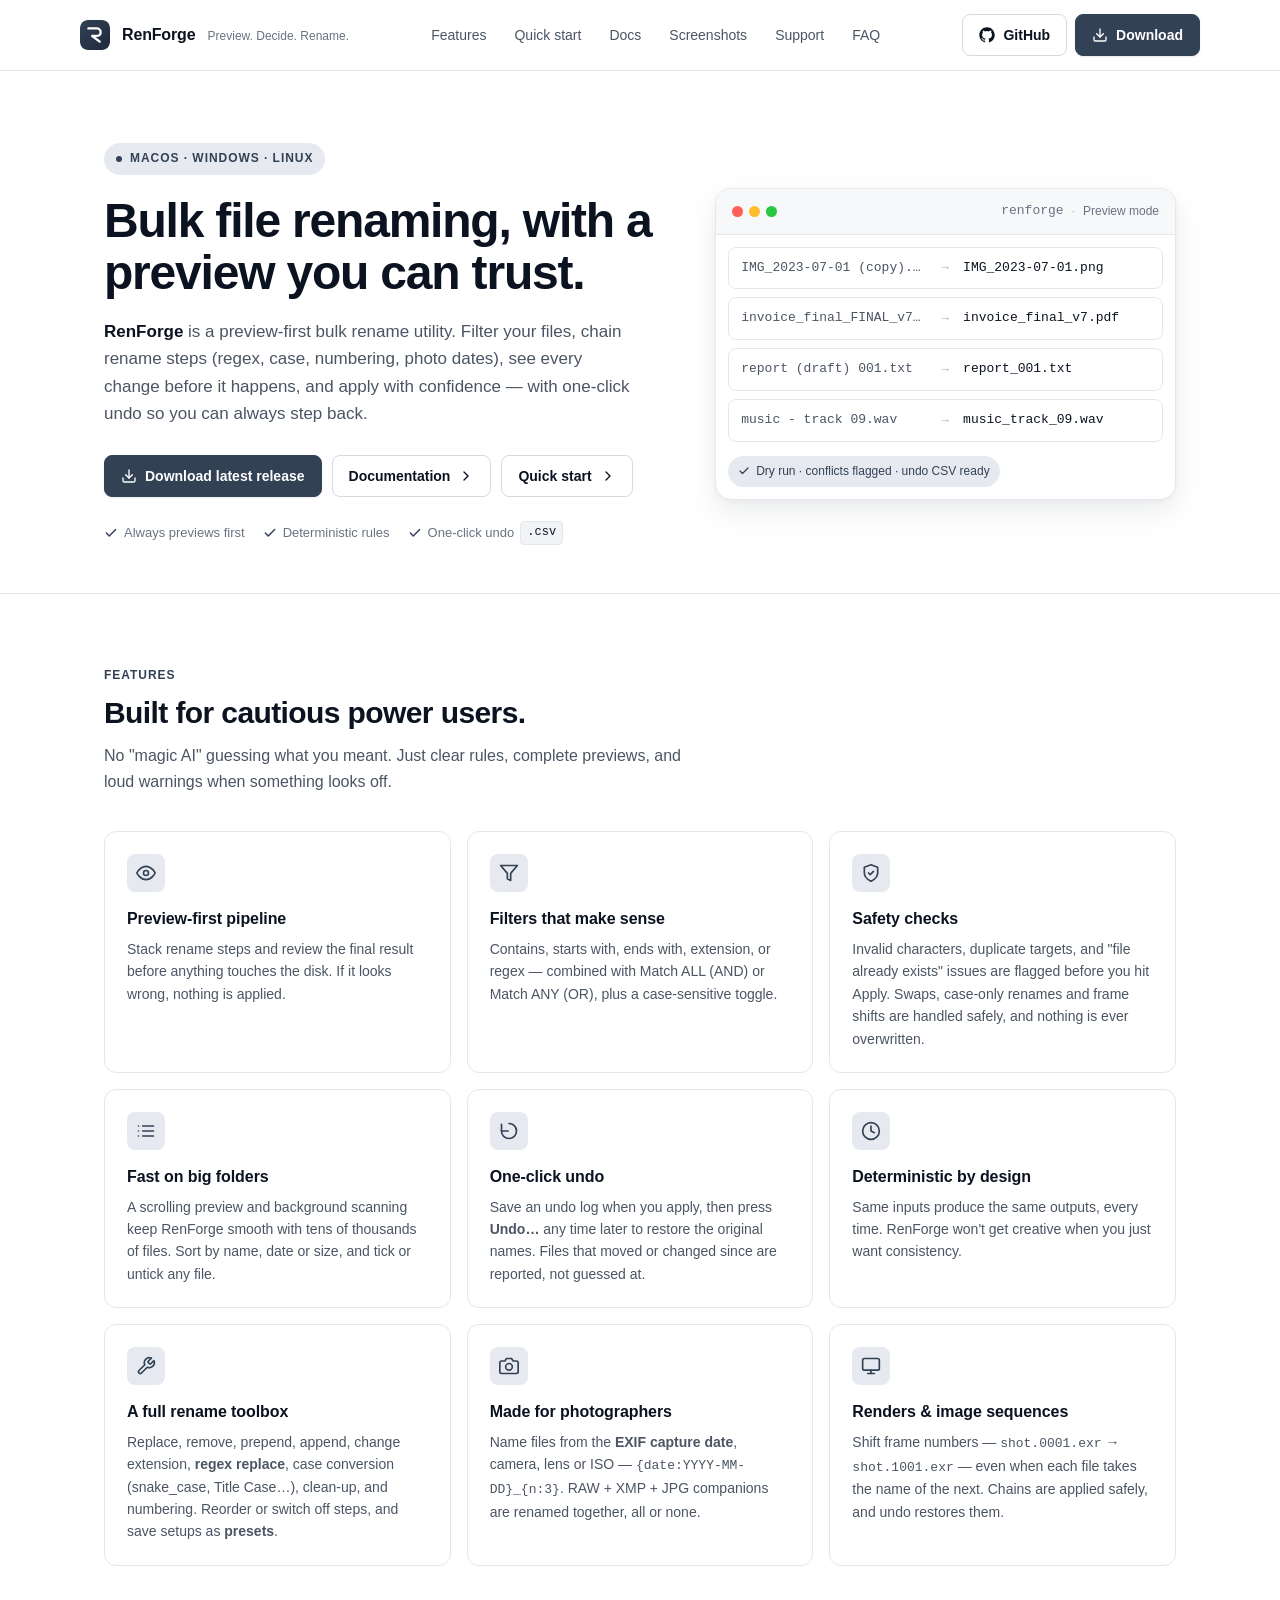
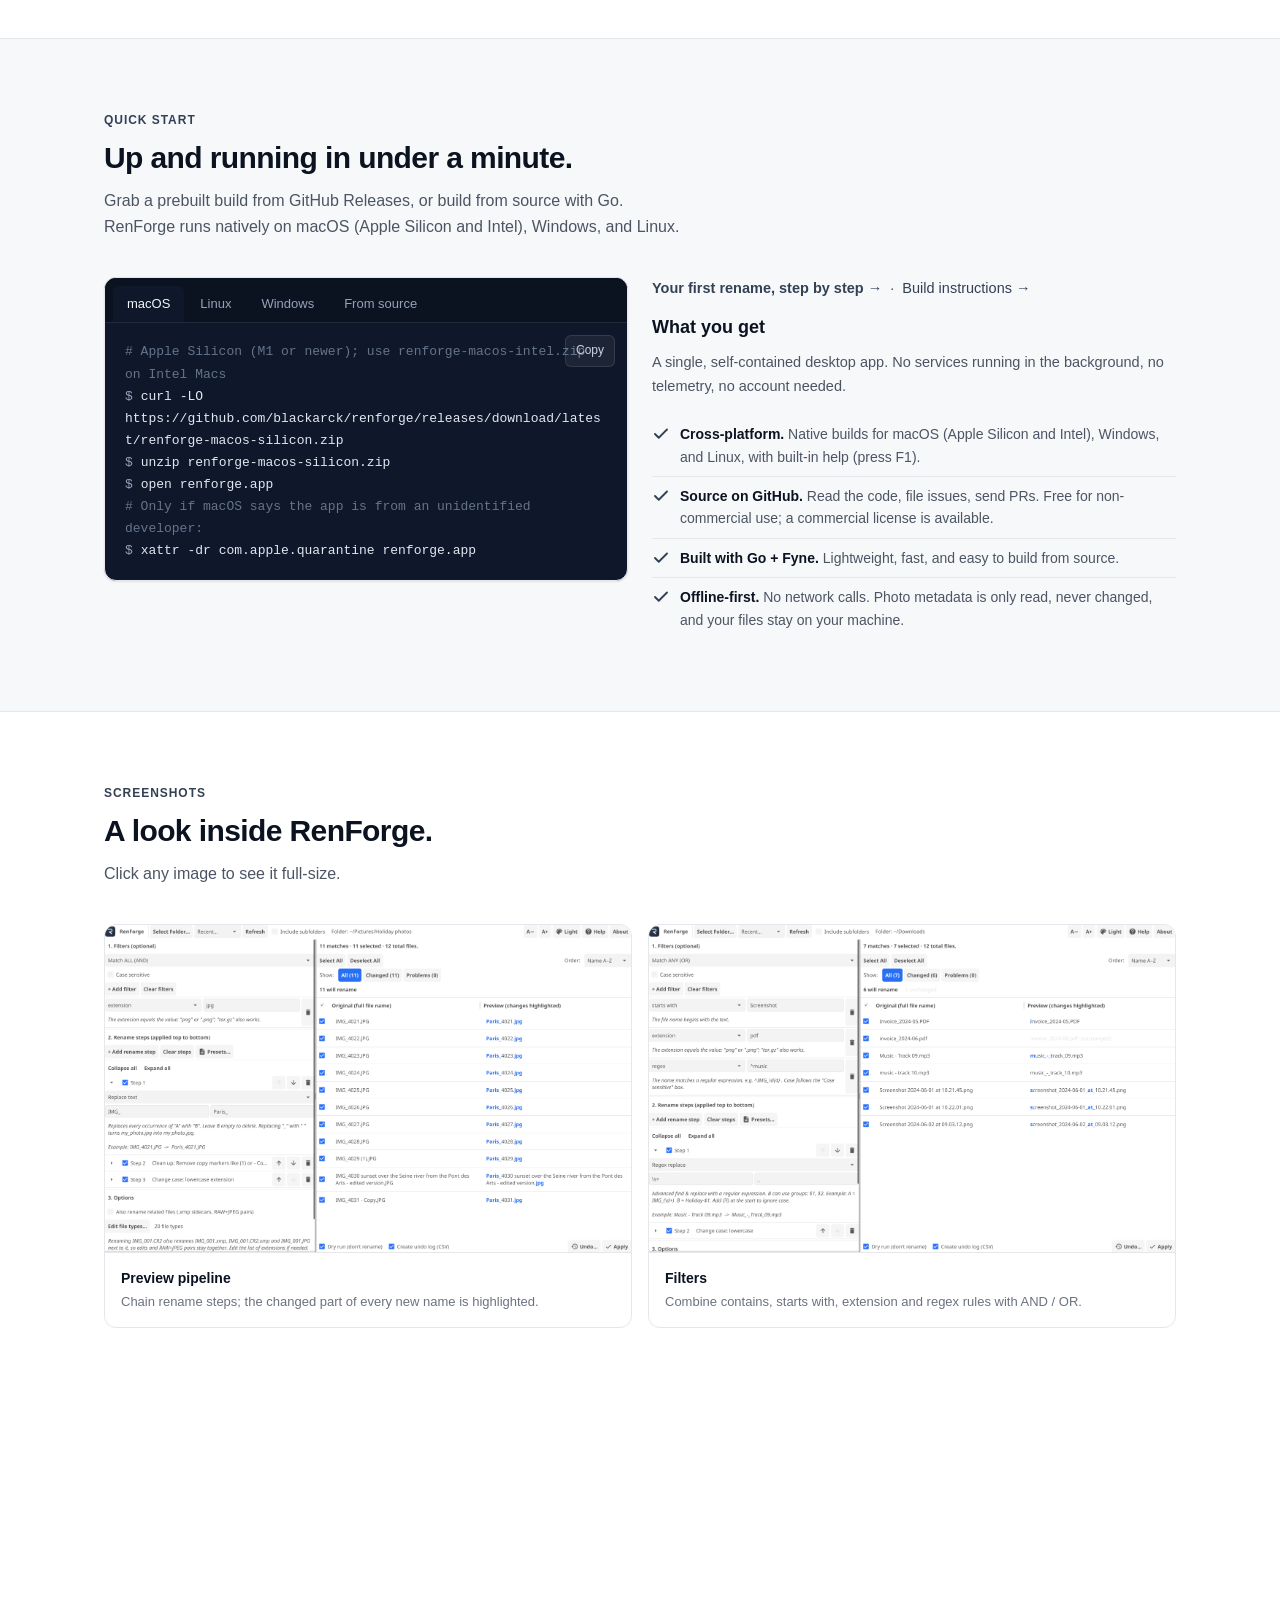
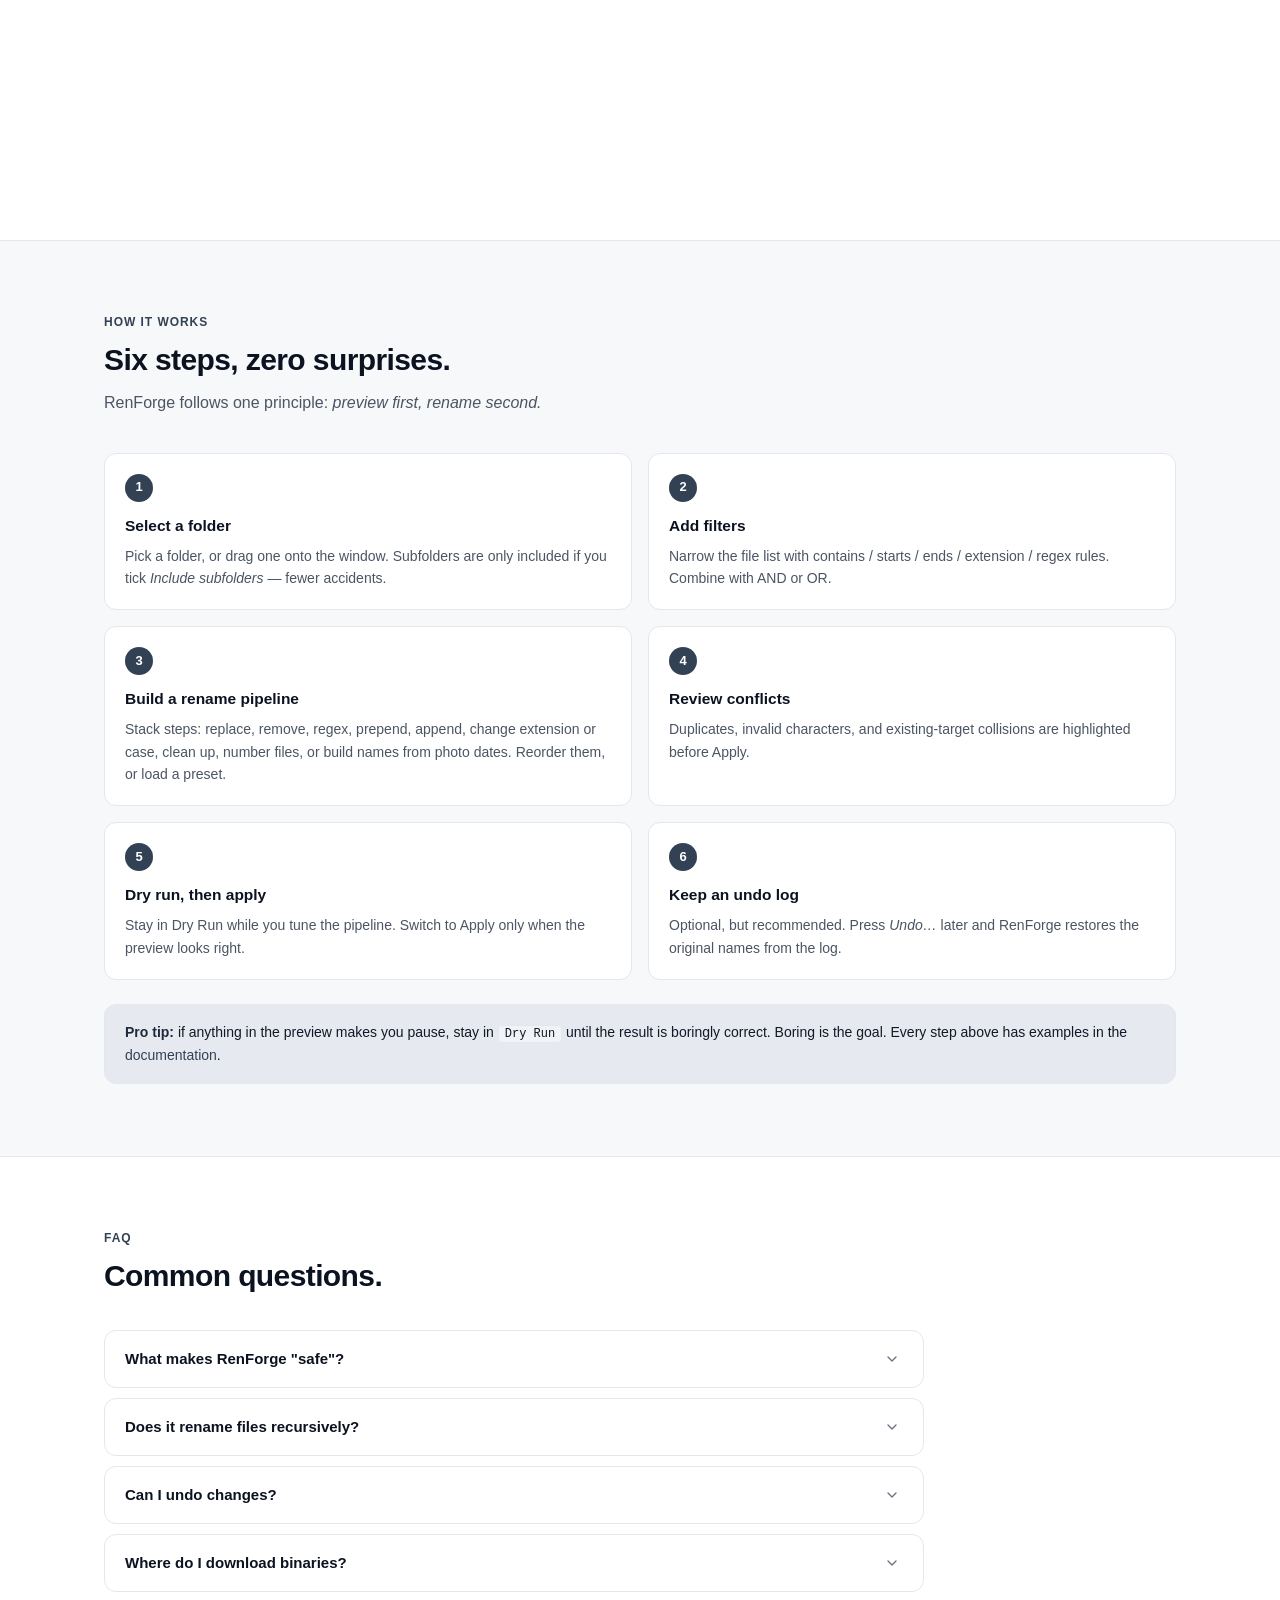
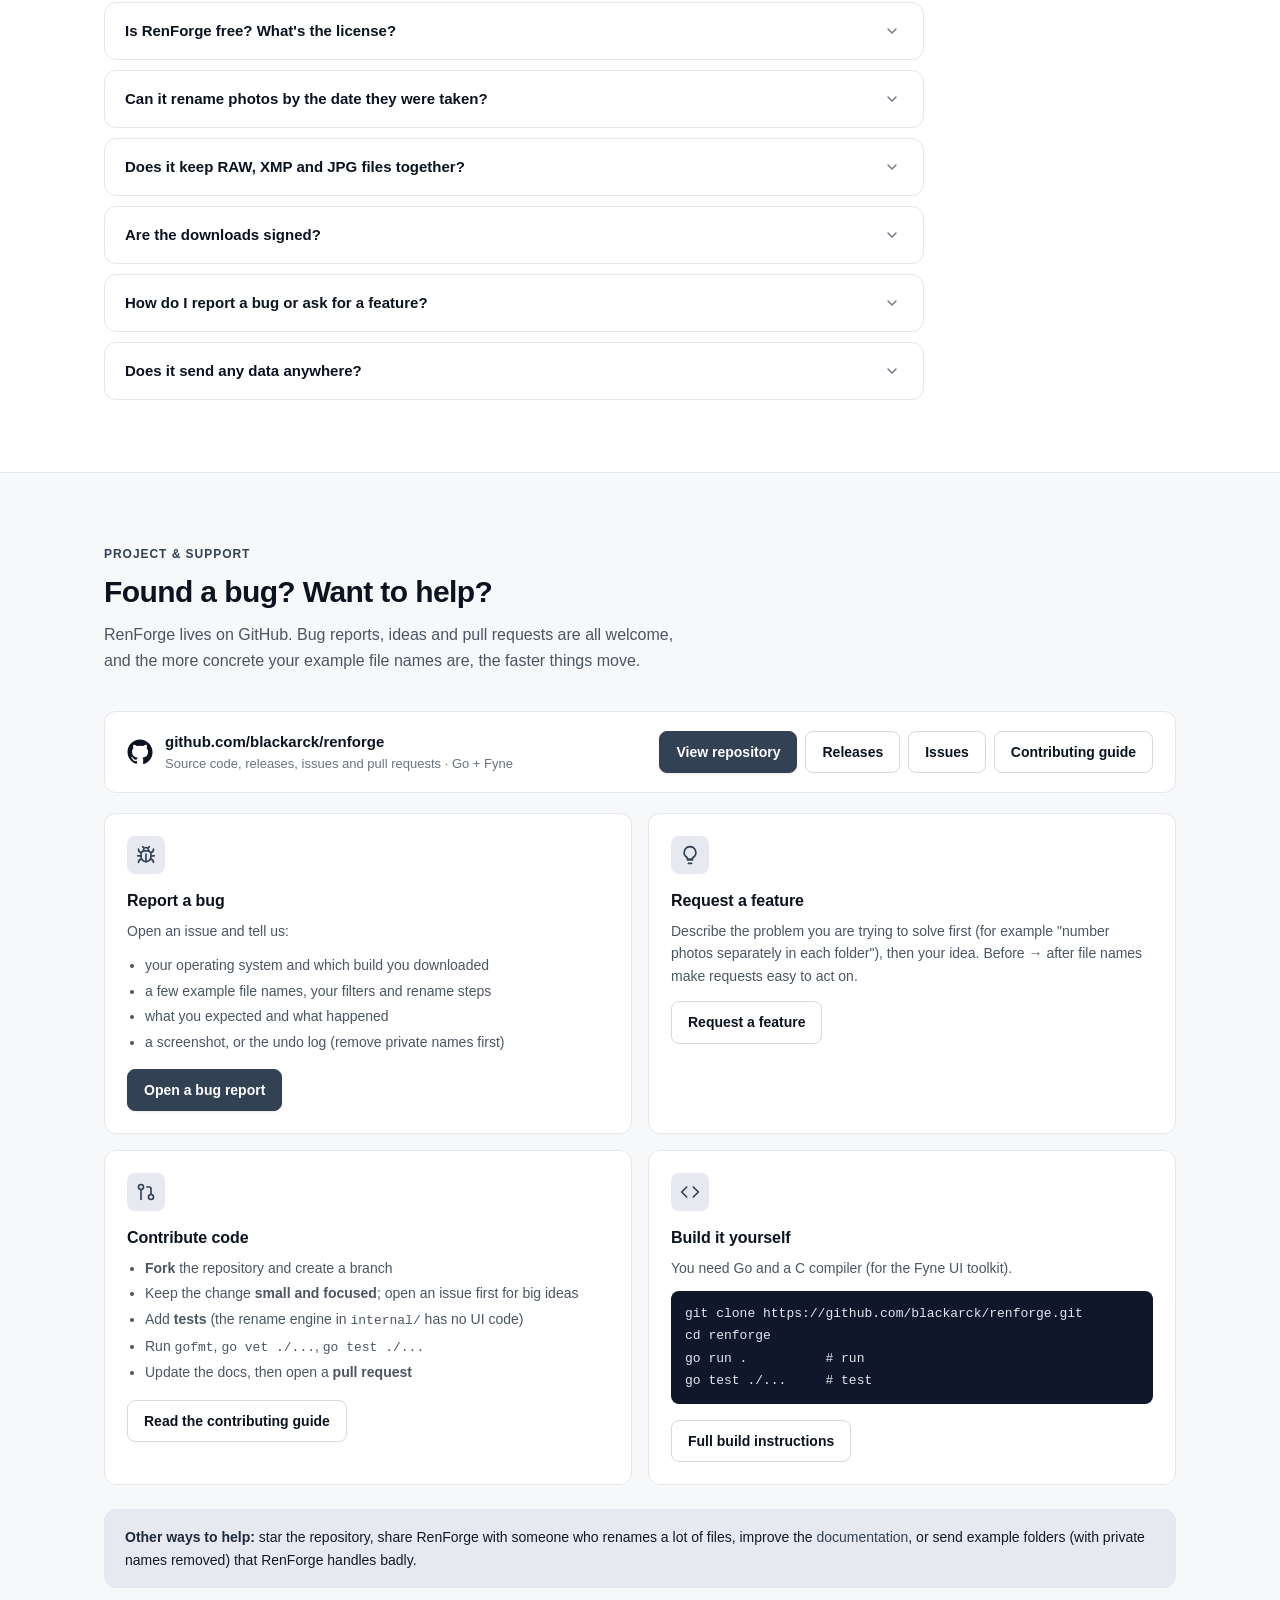
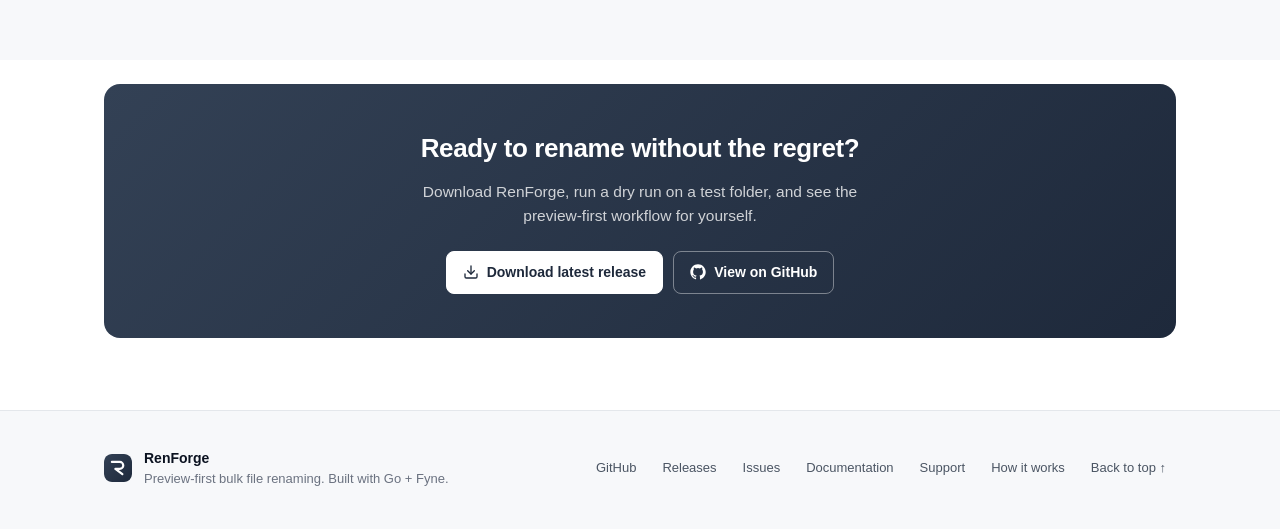
<file: public/index.html>
<!doctype html>
<html lang="en">

<head>
  <meta charset="utf-8" />
  <meta name="viewport" content="width=device-width,initial-scale=1" />
  <meta name="theme-color" content="#1E293B" />

  <!-- Primary -->
  <title>RenForge — Bulk file rename, with a preview you can trust</title>
  <meta name="description"
    content="RenForge is a preview-first bulk file rename utility. Filter, chain rename steps (regex, case, numbering, EXIF dates), preview every change, apply with confidence, and undo with one click. Built with Go + Fyne for macOS, Windows, and Linux." />
  <meta name="keywords"
    content="bulk rename, file rename, batch rename, rename utility, file renamer, rename photos by date, EXIF rename, regex rename, image sequence rename, Go, Fyne, macOS, Windows, Linux, RenForge" />
  <meta name="author" content="blackarck" />
  <meta name="application-name" content="RenForge" />
  <meta name="generator" content="static" />

  <!-- Crawling -->
  <meta name="robots" content="index, follow, max-image-preview:large, max-snippet:-1" />
  <meta name="googlebot" content="index, follow, max-image-preview:large, max-snippet:-1" />
  <link rel="canonical" href="https://renforgeapp.web.app/" />

  <!-- Open Graph -->
  <meta property="og:type" content="website" />
  <meta property="og:site_name" content="RenForge" />
  <meta property="og:title" content="RenForge — Bulk file rename, with a preview you can trust" />
  <meta property="og:description"
    content="A preview-first bulk file rename utility with regex, numbering, photo-date templates, presets and one-click undo. Deterministic, offline, cross-platform. Built with Go + Fyne." />
  <meta property="og:url" content="https://renforgeapp.web.app/" />
  <meta property="og:image" content="https://renforgeapp.web.app/og-image.png" />
  <meta property="og:image:width" content="1200" />
  <meta property="og:image:height" content="630" />
  <meta property="og:image:alt" content="RenForge — preview-first bulk file renaming for macOS, Windows, Linux" />
  <meta property="og:locale" content="en_US" />

  <!-- Twitter / X -->
  <meta name="twitter:card" content="summary_large_image" />
  <meta name="twitter:title" content="RenForge — Bulk file rename, with a preview you can trust" />
  <meta name="twitter:description"
    content="Preview-first bulk file rename utility: regex, EXIF date templates, presets, undo. macOS, Windows, Linux." />
  <meta name="twitter:image" content="https://renforgeapp.web.app/og-image.png" />
  <meta name="twitter:image:alt" content="RenForge — preview-first bulk file renaming" />

  <!-- Favicons -->
  <link rel="icon" type="image/svg+xml" href="/favicon.svg" />
  <link rel="icon" type="image/png" sizes="32x32" href="/favicon-32.png" />
  <link rel="icon" type="image/png" sizes="16x16" href="/favicon-16.png" />
  <link rel="shortcut icon" href="/favicon.ico" />
  <link rel="apple-touch-icon" sizes="180x180" href="/apple-touch-icon.png" />
  <link rel="manifest" href="/site.webmanifest" />
  <link rel="mask-icon" href="/favicon.svg" color="#1E293B" />

  <!-- Structured data: SoftwareApplication -->
  <script type="application/ld+json">
  {
    "@context": "https://schema.org",
    "@type": "SoftwareApplication",
    "name": "RenForge",
    "alternateName": "RenForge bulk file renamer",
    "description": "Preview-first bulk file rename utility. Filter files, chain rename steps (regex, case, numbering, photo-date templates, frame shifts), preview every change, and apply with confidence, with one-click undo. Built with Go + Fyne.",
    "applicationCategory": "UtilitiesApplication",
    "applicationSubCategory": "File Manager",
    "operatingSystem": "macOS, Windows, Linux",
    "url": "https://renforgeapp.web.app/",
    "downloadUrl": "https://github.com/blackarck/renforge/releases/latest",
    "softwareHelp": "https://renforgeapp.web.app/docs.html",
    "featureList": [
      "Preview-first rename pipeline",
      "Filters with AND/OR matching, including regular expressions",
      "Regex replace, case conversion, clean-up and numbering steps",
      "Rename photos from EXIF capture date, camera and lens",
      "Image-sequence frame shifting",
      "Sidecar and RAW+JPEG pairs renamed together",
      "Saveable presets",
      "Conflict and duplicate detection",
      "Dry run mode",
      "One-click undo from a CSV log",
      "Fast on folders with tens of thousands of files",
      "Deterministic, offline-first"
    ],
    "offers": {
      "@type": "Offer",
      "price": "0",
      "priceCurrency": "USD"
    },
    "author": {
      "@type": "Person",
      "name": "blackarck",
      "url": "https://github.com/blackarck"
    },
    "codeRepository": "https://github.com/blackarck/renforge",
    "programmingLanguage": "Go",
    "image": "https://renforgeapp.web.app/og-image.png"
  }
  </script>

  <!-- Structured data: Organization / WebSite -->
  <script type="application/ld+json">
  {
    "@context": "https://schema.org",
    "@type": "WebSite",
    "name": "RenForge",
    "url": "https://renforgeapp.web.app/",
    "description": "Bulk file rename utility with a preview-first workflow.",
    "publisher": {
      "@type": "Person",
      "name": "blackarck",
      "url": "https://github.com/blackarck"
    }
  }
  </script>

  <link rel="stylesheet" href="style.css">
</head>

<body>
  <!-- ============================ NAV ============================ -->
  <nav class="nav">
    <div class="wrap nav-inner">
      <a class="brand" href="#top" aria-label="RenForge home">
        <div class="logo" aria-hidden="true"></div>
        <div>
          <span class="name">RenForge</span>
          <span class="tag">Preview. Decide. Rename.</span>
        </div>
      </a>

      <div class="nav-links">
        <a href="#features">Features</a>
        <a href="#quickstart">Quick start</a>
        <a href="docs.html">Docs</a>
        <a href="#screenshots">Screenshots</a>
        <a href="#support">Support</a>
        <a href="#faq">FAQ</a>
      </div>

      <div class="cta">
        <a class="btn" id="repoLink" href="#" target="_blank" rel="noopener">
          <svg class="ico" viewBox="0 0 24 24" fill="currentColor" aria-hidden="true"><path d="M12 .5C5.65.5.5 5.65.5 12c0 5.08 3.29 9.39 7.86 10.91.58.11.79-.25.79-.56v-2c-3.2.7-3.87-1.36-3.87-1.36-.52-1.32-1.27-1.67-1.27-1.67-1.04-.71.08-.7.08-.7 1.15.08 1.76 1.18 1.76 1.18 1.02 1.75 2.69 1.25 3.34.95.1-.74.4-1.25.73-1.54-2.55-.29-5.24-1.28-5.24-5.69 0-1.26.45-2.29 1.18-3.09-.12-.29-.51-1.46.11-3.04 0 0 .97-.31 3.18 1.18a11 11 0 0 1 5.79 0c2.2-1.49 3.17-1.18 3.17-1.18.63 1.58.23 2.75.11 3.04.74.8 1.18 1.83 1.18 3.09 0 4.42-2.69 5.39-5.25 5.68.41.36.78 1.06.78 2.14v3.17c0 .31.21.68.79.56 4.57-1.52 7.86-5.83 7.86-10.91C23.5 5.65 18.35.5 12 .5z"/></svg>
          GitHub
        </a>
        <a class="btn primary" id="downloadBtn" href="#" target="_blank" rel="noopener">
          <svg class="ico" viewBox="0 0 24 24" fill="none" stroke="currentColor" stroke-width="2" stroke-linecap="round" stroke-linejoin="round" aria-hidden="true"><path d="M21 15v4a2 2 0 0 1-2 2H5a2 2 0 0 1-2-2v-4"/><polyline points="7 10 12 15 17 10"/><line x1="12" y1="15" x2="12" y2="3"/></svg>
          Download
        </a>
      </div>
    </div>
  </nav>

  <!-- ============================ HERO ============================ -->
  <header id="top">
    <div class="wrap hero">
      <div>
        <div class="eyebrow reveal">
          <span class="dot"></span> macOS · Windows · Linux
        </div>

        <h1 class="title reveal">Bulk file renaming, with a preview you can trust.</h1>
        <p class="subtitle reveal">
          <strong>RenForge</strong> is a preview-first bulk rename utility. Filter your files, chain rename
          steps (regex, case, numbering, photo dates), see every change before it happens, and apply with
          confidence — with one-click undo so you can always step back.
        </p>

        <div class="hero-actions reveal">
          <a class="btn primary" id="getReleaseBtn" href="#" target="_blank" rel="noopener">
            <svg class="ico" viewBox="0 0 24 24" fill="none" stroke="currentColor" stroke-width="2" stroke-linecap="round" stroke-linejoin="round" aria-hidden="true"><path d="M21 15v4a2 2 0 0 1-2 2H5a2 2 0 0 1-2-2v-4"/><polyline points="7 10 12 15 17 10"/><line x1="12" y1="15" x2="12" y2="3"/></svg>
            Download latest release
          </a>
          <a class="btn" href="docs.html">
            Documentation
            <svg class="ico" viewBox="0 0 24 24" fill="none" stroke="currentColor" stroke-width="2" stroke-linecap="round" stroke-linejoin="round"><polyline points="9 18 15 12 9 6"/></svg>
          </a>
          <a class="btn" href="#quickstart">
            Quick start
            <svg class="ico" viewBox="0 0 24 24" fill="none" stroke="currentColor" stroke-width="2" stroke-linecap="round" stroke-linejoin="round" aria-hidden="true"><polyline points="9 18 15 12 9 6"/></svg>
          </a>
        </div>

        <div class="fineprint reveal">
          <span>
            <svg width="14" height="14" viewBox="0 0 24 24" fill="none" stroke="currentColor" stroke-width="2.5" stroke-linecap="round" stroke-linejoin="round"><polyline points="20 6 9 17 4 12"/></svg>
            Always previews first
          </span>
          <span>
            <svg width="14" height="14" viewBox="0 0 24 24" fill="none" stroke="currentColor" stroke-width="2.5" stroke-linecap="round" stroke-linejoin="round"><polyline points="20 6 9 17 4 12"/></svg>
            Deterministic rules
          </span>
          <span>
            <svg width="14" height="14" viewBox="0 0 24 24" fill="none" stroke="currentColor" stroke-width="2.5" stroke-linecap="round" stroke-linejoin="round"><polyline points="20 6 9 17 4 12"/></svg>
            One-click undo <span class="kbd">.csv</span>
          </span>
        </div>
      </div>

      <div class="preview reveal" aria-label="RenForge preview mock">
        <div class="topbar">
          <div class="lights" aria-hidden="true">
            <span class="light l1"></span><span class="light l2"></span><span class="light l3"></span>
          </div>
          <div class="mini">
            <span class="mono">renforge</span>
            <span style="opacity:.5">·</span>
            <span>Preview mode</span>
          </div>
        </div>
        <div class="body">
          <div class="row">
            <div class="left mono">IMG_2023-07-01 (copy).png</div>
            <div class="arrow">→</div>
            <div class="right mono">IMG_2023-07-01.png</div>
          </div>
          <div class="row">
            <div class="left mono">invoice_final_FINAL_v7.pdf</div>
            <div class="arrow">→</div>
            <div class="right mono">invoice_final_v7.pdf</div>
          </div>
          <div class="row">
            <div class="left mono">report (draft) 001.txt</div>
            <div class="arrow">→</div>
            <div class="right mono">report_001.txt</div>
          </div>
          <div class="row">
            <div class="left mono">music - track 09.wav</div>
            <div class="arrow">→</div>
            <div class="right mono">music_track_09.wav</div>
          </div>
          <span class="badge">
            <svg width="12" height="12" viewBox="0 0 24 24" fill="none" stroke="currentColor" stroke-width="2.5" stroke-linecap="round" stroke-linejoin="round"><polyline points="20 6 9 17 4 12"/></svg>
            Dry run · conflicts flagged · undo CSV ready
          </span>
        </div>
      </div>
    </div>
  </header>

  <main>
    <!-- ============================ FEATURES ============================ -->
    <section id="features">
      <div class="wrap">
        <div class="section-head reveal">
          <div class="section-eyebrow">Features</div>
          <h2 class="section-title">Built for cautious power users.</h2>
          <p class="section-sub">
            No "magic AI" guessing what you meant. Just clear rules, complete previews, and loud warnings
            when something looks off.
          </p>
        </div>

        <div class="grid3">
          <div class="card reveal">
            <div class="icon" aria-hidden="true">
              <svg width="20" height="20" viewBox="0 0 24 24" fill="none" stroke="currentColor" stroke-width="2" stroke-linecap="round" stroke-linejoin="round"><path d="M1 12s4-8 11-8 11 8 11 8-4 8-11 8-11-8-11-8z"/><circle cx="12" cy="12" r="3"/></svg>
            </div>
            <h3>Preview-first pipeline</h3>
            <p>Stack rename steps and review the final result before anything touches the disk. If it looks wrong, nothing is applied.</p>
          </div>

          <div class="card reveal">
            <div class="icon" aria-hidden="true">
              <svg width="20" height="20" viewBox="0 0 24 24" fill="none" stroke="currentColor" stroke-width="2" stroke-linecap="round" stroke-linejoin="round"><polygon points="22 3 2 3 10 12.46 10 19 14 21 14 12.46 22 3"/></svg>
            </div>
            <h3>Filters that make sense</h3>
            <p>Contains, starts with, ends with, extension, or regex — combined with Match ALL (AND) or Match ANY (OR), plus a case-sensitive toggle.</p>
          </div>

          <div class="card reveal">
            <div class="icon" aria-hidden="true">
              <svg width="20" height="20" viewBox="0 0 24 24" fill="none" stroke="currentColor" stroke-width="2" stroke-linecap="round" stroke-linejoin="round"><path d="M12 22s8-4 8-10V5l-8-3-8 3v7c0 6 8 10 8 10z"/><path d="m9 12 2 2 4-4"/></svg>
            </div>
            <h3>Safety checks</h3>
            <p>Invalid characters, duplicate targets, and "file already exists" issues are flagged before you hit Apply. Swaps, case-only renames and frame shifts are handled safely, and nothing is ever overwritten.</p>
          </div>

          <div class="card reveal">
            <div class="icon" aria-hidden="true">
              <svg width="20" height="20" viewBox="0 0 24 24" fill="none" stroke="currentColor" stroke-width="2" stroke-linecap="round" stroke-linejoin="round"><line x1="8" y1="6" x2="21" y2="6"/><line x1="8" y1="12" x2="21" y2="12"/><line x1="8" y1="18" x2="21" y2="18"/><line x1="3" y1="6" x2="3.01" y2="6"/><line x1="3" y1="12" x2="3.01" y2="12"/><line x1="3" y1="18" x2="3.01" y2="18"/></svg>
            </div>
            <h3>Fast on big folders</h3>
            <p>A scrolling preview and background scanning keep RenForge smooth with tens of thousands of files. Sort by name, date or size, and tick or untick any file.</p>
          </div>

          <div class="card reveal">
            <div class="icon" aria-hidden="true">
              <svg width="20" height="20" viewBox="0 0 24 24" fill="none" stroke="currentColor" stroke-width="2" stroke-linecap="round" stroke-linejoin="round"><path d="M3 12a9 9 0 1 0 9-9"/><polyline points="3 4 3 12 11 12"/></svg>
            </div>
            <h3>One-click undo</h3>
            <p>Save an undo log when you apply, then press <strong>Undo…</strong> any time later to restore the original names. Files that moved or changed since are reported, not guessed at.</p>
          </div>

          <div class="card reveal">
            <div class="icon" aria-hidden="true">
              <svg width="20" height="20" viewBox="0 0 24 24" fill="none" stroke="currentColor" stroke-width="2" stroke-linecap="round" stroke-linejoin="round"><circle cx="12" cy="12" r="10"/><polyline points="12 6 12 12 16 14"/></svg>
            </div>
            <h3>Deterministic by design</h3>
            <p>Same inputs produce the same outputs, every time. RenForge won't get creative when you just want consistency.</p>
          </div>

          <div class="card reveal">
            <div class="icon" aria-hidden="true">
              <svg width="20" height="20" viewBox="0 0 24 24" fill="none" stroke="currentColor" stroke-width="2" stroke-linecap="round" stroke-linejoin="round"><path d="M14.7 6.3a1 1 0 0 0 0 1.4l1.6 1.6a1 1 0 0 0 1.4 0l3.77-3.77a6 6 0 0 1-7.94 7.94l-6.91 6.91a2.12 2.12 0 0 1-3-3l6.91-6.91a6 6 0 0 1 7.94-7.94l-3.76 3.76z"/></svg>
            </div>
            <h3>A full rename toolbox</h3>
            <p>Replace, remove, prepend, append, change extension, <strong>regex replace</strong>, case conversion (snake_case, Title Case…), clean-up, and numbering. Reorder or switch off steps, and save setups as <strong>presets</strong>.</p>
          </div>

          <div class="card reveal">
            <div class="icon" aria-hidden="true">
              <svg width="20" height="20" viewBox="0 0 24 24" fill="none" stroke="currentColor" stroke-width="2" stroke-linecap="round" stroke-linejoin="round"><path d="M23 19a2 2 0 0 1-2 2H3a2 2 0 0 1-2-2V8a2 2 0 0 1 2-2h4l2-3h6l2 3h4a2 2 0 0 1 2 2z"/><circle cx="12" cy="13" r="4"/></svg>
            </div>
            <h3>Made for photographers</h3>
            <p>Name files from the <strong>EXIF capture date</strong>, camera, lens or ISO — <span class="mono">{date:YYYY-MM-DD}_{n:3}</span>. RAW + XMP + JPG companions are renamed together, all or none.</p>
          </div>

          <div class="card reveal">
            <div class="icon" aria-hidden="true">
              <svg width="20" height="20" viewBox="0 0 24 24" fill="none" stroke="currentColor" stroke-width="2" stroke-linecap="round" stroke-linejoin="round"><rect x="2" y="3" width="20" height="14" rx="2"/><line x1="8" y1="21" x2="16" y2="21"/><line x1="12" y1="17" x2="12" y2="21"/></svg>
            </div>
            <h3>Renders &amp; image sequences</h3>
            <p>Shift frame numbers — <span class="mono">shot.0001.exr</span> → <span class="mono">shot.1001.exr</span> — even when each file takes the name of the next. Chains are applied safely, and undo restores them.</p>
          </div>
        </div>
      </div>
    </section>

    <!-- ============================ QUICK START ============================ -->
    <section id="quickstart" class="alt">
      <div class="wrap">
        <div class="section-head reveal">
          <div class="section-eyebrow">Quick start</div>
          <h2 class="section-title">Up and running in under a minute.</h2>
          <p class="section-sub">
            Grab a prebuilt build from GitHub Releases, or build from source with Go. RenForge runs natively
            on macOS (Apple Silicon and Intel), Windows, and Linux.
          </p>
        </div>

        <div class="quickstart">
          <div class="code-block reveal">
            <div class="code-tabs" role="tablist">
              <button class="code-tab active" data-tab="macos" role="tab">macOS</button>
              <button class="code-tab" data-tab="linux" role="tab">Linux</button>
              <button class="code-tab" data-tab="windows" role="tab">Windows</button>
              <button class="code-tab" data-tab="source" role="tab">From source</button>
            </div>
            <div class="code-body">
              <button class="copy-btn" id="copyBtn" aria-label="Copy to clipboard">Copy</button>

              <div class="code-pane active" data-pane="macos">
<pre><span class="comment"># Apple Silicon (M1 or newer); use renforge-macos-intel.zip on Intel Macs</span>
<span class="prompt">$</span> <span class="cmd">curl -LO https://github.com/blackarck/renforge/releases/download/latest/renforge-macos-silicon.zip</span>
<span class="prompt">$</span> <span class="cmd">unzip renforge-macos-silicon.zip</span>
<span class="prompt">$</span> <span class="cmd">open renforge.app</span>
<span class="comment"># Only if macOS says the app is from an unidentified developer:</span>
<span class="prompt">$</span> <span class="cmd">xattr -dr com.apple.quarantine renforge.app</span></pre>
              </div>

              <div class="code-pane" data-pane="linux">
<pre><span class="comment"># Download and unpack the Linux (x86-64) build</span>
<span class="prompt">$</span> <span class="cmd">curl -LO https://github.com/blackarck/renforge/releases/download/latest/renforge-linux-amd64.tar.xz</span>
<span class="prompt">$</span> <span class="cmd">tar -xJf renforge-linux-amd64.tar.xz</span>
<span class="prompt">$</span> <span class="cmd">./renforge/usr/local/bin/renforge</span>
<span class="comment"># To install it (menu entry and icon): cd renforge &amp;&amp; sudo make install</span></pre>
              </div>

              <div class="code-pane" data-pane="windows">
<pre><span class="comment"># Download the Windows (x64) build and run it</span>
<span class="prompt">PS&gt;</span> <span class="cmd">Invoke-WebRequest -Uri https://github.com/blackarck/renforge/releases/download/latest/renforge-windows-amd64.exe -OutFile renforge.exe</span>
<span class="prompt">PS&gt;</span> <span class="cmd">.\renforge.exe</span>
<span class="comment"># If SmartScreen warns: More info → Run anyway (Windows builds are not code-signed yet)</span></pre>
              </div>

              <div class="code-pane" data-pane="source">
<pre><span class="comment"># Requires a recent Go (see go.mod) and the Fyne dependencies</span>
<span class="prompt">$</span> <span class="cmd">git clone https://github.com/blackarck/renforge.git</span>
<span class="prompt">$</span> <span class="cmd">cd renforge</span>
<span class="prompt">$</span> <span class="cmd">go run .</span>
<span class="comment"># Or build a packaged app with icon: go install fyne.io/tools/cmd/fyne@latest &amp;&amp; fyne package -os darwin</span></pre>
              </div>
            </div>
          </div>

          <div class="quickstart-info reveal">
            <p style="margin-bottom:12px"><a href="docs.html#start"><strong>Your first rename, step by step →</strong></a> &nbsp;·&nbsp; <a href="docs.html#build">Build instructions →</a></p>
            <h3>What you get</h3>
            <p>A single, self-contained desktop app. No services running in the background, no telemetry, no account needed.</p>
            <ul>
              <li>
                <svg width="18" height="18" viewBox="0 0 24 24" fill="none" stroke="currentColor" stroke-width="2.5" stroke-linecap="round" stroke-linejoin="round"><polyline points="20 6 9 17 4 12"/></svg>
                <div><strong>Cross-platform.</strong> Native builds for macOS (Apple Silicon and Intel), Windows, and Linux, with built-in help (press F1).</div>
              </li>
              <li>
                <svg width="18" height="18" viewBox="0 0 24 24" fill="none" stroke="currentColor" stroke-width="2.5" stroke-linecap="round" stroke-linejoin="round"><polyline points="20 6 9 17 4 12"/></svg>
                <div><strong>Source on GitHub.</strong> Read the code, file issues, send PRs. Free for non-commercial use; a commercial license is available.</div>
              </li>
              <li>
                <svg width="18" height="18" viewBox="0 0 24 24" fill="none" stroke="currentColor" stroke-width="2.5" stroke-linecap="round" stroke-linejoin="round"><polyline points="20 6 9 17 4 12"/></svg>
                <div><strong>Built with Go + Fyne.</strong> Lightweight, fast, and easy to build from source.</div>
              </li>
              <li>
                <svg width="18" height="18" viewBox="0 0 24 24" fill="none" stroke="currentColor" stroke-width="2.5" stroke-linecap="round" stroke-linejoin="round"><polyline points="20 6 9 17 4 12"/></svg>
                <div><strong>Offline-first.</strong> No network calls. Photo metadata is only read, never changed, and your files stay on your machine.</div>
              </li>
            </ul>
          </div>
        </div>
      </div>
    </section>

    <!-- ============================ SCREENSHOTS ============================ -->
    <section id="screenshots">
      <div class="wrap">
        <div class="section-head reveal">
          <div class="section-eyebrow">Screenshots</div>
          <h2 class="section-title">A look inside RenForge.</h2>
          <p class="section-sub">Click any image to see it full-size.</p>
        </div>

        <div class="shots">
          <div class="shot reveal" data-title="Preview pipeline" data-src="./assets/shot1.png">
            <div class="thumb" style="background-image: url('./assets/shot1.png');"></div>
            <div class="meta">
              <p class="cap">Preview pipeline</p>
              <p class="cap-sub">Chain rename steps; the changed part of every new name is highlighted.</p>
            </div>
          </div>
          <div class="shot reveal" data-title="Filters with AND / OR" data-src="./assets/shot2.png">
            <div class="thumb" style="background-image: url('./assets/shot2.png');"></div>
            <div class="meta">
              <p class="cap">Filters</p>
              <p class="cap-sub">Combine contains, starts with, extension and regex rules with AND / OR.</p>
            </div>
          </div>
          <div class="shot reveal" data-title="Conflicts and warnings" data-src="./assets/shot3.png">
            <div class="thumb" style="background-image: url('./assets/shot3.png');"></div>
            <div class="meta">
              <p class="cap">Safety checks</p>
              <p class="cap-sub">Invalid names, duplicates and taken names are counted and flagged before you apply.</p>
            </div>
          </div>
          <div class="shot reveal" data-title="Confirm before anything changes" data-src="./assets/shot4.png">
            <div class="thumb" style="background-image: url('./assets/shot4.png');"></div>
            <div class="meta">
              <p class="cap">Confirm &amp; apply</p>
              <p class="cap-sub">A summary and a confirmation first. Dry Run is on by default, and every rename can be undone.</p>
            </div>
          </div>
        </div>
      </div>
    </section>

    <!-- ============================ MANUAL ============================ -->
    <section id="manual" class="alt">
      <div class="wrap">
        <div class="section-head reveal">
          <div class="section-eyebrow">How it works</div>
          <h2 class="section-title">Six steps, zero surprises.</h2>
          <p class="section-sub">
            RenForge follows one principle: <em>preview first, rename second.</em>
          </p>
        </div>

        <div class="steps">
          <div class="step reveal">
            <div class="n">1</div>
            <h4>Select a folder</h4>
            <p>Pick a folder, or drag one onto the window. Subfolders are only included if you tick <em>Include subfolders</em> — fewer accidents.</p>
          </div>

          <div class="step reveal">
            <div class="n">2</div>
            <h4>Add filters</h4>
            <p>Narrow the file list with contains / starts / ends / extension / regex rules. Combine with AND or OR.</p>
          </div>

          <div class="step reveal">
            <div class="n">3</div>
            <h4>Build a rename pipeline</h4>
            <p>Stack steps: replace, remove, regex, prepend, append, change extension or case, clean up, number files, or build names from photo dates. Reorder them, or load a preset.</p>
          </div>

          <div class="step reveal">
            <div class="n">4</div>
            <h4>Review conflicts</h4>
            <p>Duplicates, invalid characters, and existing-target collisions are highlighted before Apply.</p>
          </div>

          <div class="step reveal">
            <div class="n">5</div>
            <h4>Dry run, then apply</h4>
            <p>Stay in Dry Run while you tune the pipeline. Switch to Apply only when the preview looks right.</p>
          </div>

          <div class="step reveal">
            <div class="n">6</div>
            <h4>Keep an undo log</h4>
            <p>Optional, but recommended. Press <em>Undo…</em> later and RenForge restores the original names from the log.</p>
          </div>
        </div>

        <div class="callout reveal">
          <strong>Pro tip:</strong> if anything in the preview makes you pause, stay in <span class="kbd">Dry Run</span>
          until the result is boringly correct. Boring is the goal. Every step above has examples in the <a href="docs.html">documentation</a>.
        </div>
      </div>
    </section>

    <!-- ============================ FAQ ============================ -->
    <section id="faq">
      <div class="wrap">
        <div class="section-head reveal">
          <div class="section-eyebrow">FAQ</div>
          <h2 class="section-title">Common questions.</h2>
        </div>

        <div class="faq">
          <details class="reveal">
            <summary>
              What makes RenForge "safe"?
              <span class="chev" aria-hidden="true">
                <svg width="16" height="16" viewBox="0 0 24 24" fill="none" stroke="currentColor" stroke-width="2" stroke-linecap="round" stroke-linejoin="round"><polyline points="6 9 12 15 18 9"/></svg>
              </span>
            </summary>
            <p>It's preview-first and deterministic. Before applying, RenForge runs checks for invalid names, duplicate targets, and existing files. You see the full plan, then you decide.</p>
          </details>

          <details class="reveal">
            <summary>
              Does it rename files recursively?
              <span class="chev" aria-hidden="true">
                <svg width="16" height="16" viewBox="0 0 24 24" fill="none" stroke="currentColor" stroke-width="2" stroke-linecap="round" stroke-linejoin="round"><polyline points="6 9 12 15 18 9"/></svg>
              </span>
            </summary>
            <p>Only if you ask it to. Tick <strong>Include subfolders</strong> to scan inside subfolders; it is off by default so a first run stays small and predictable. Numbering can restart in each folder.</p>
          </details>

          <details class="reveal">
            <summary>
              Can I undo changes?
              <span class="chev" aria-hidden="true">
                <svg width="16" height="16" viewBox="0 0 24 24" fill="none" stroke="currentColor" stroke-width="2" stroke-linecap="round" stroke-linejoin="round"><polyline points="6 9 12 15 18 9"/></svg>
              </span>
            </summary>
            <p>Yes. Keep <em>Create undo log</em> ticked when you apply, then click <strong>Undo…</strong> in RenForge and pick the log (the latest is offered automatically). Files that were moved or deleted since are skipped and reported.</p>
          </details>

          <details class="reveal">
            <summary>
              Where do I download binaries?
              <span class="chev" aria-hidden="true">
                <svg width="16" height="16" viewBox="0 0 24 24" fill="none" stroke="currentColor" stroke-width="2" stroke-linecap="round" stroke-linejoin="round"><polyline points="6 9 12 15 18 9"/></svg>
              </span>
            </summary>
            <p>The Download button at the top opens the latest build on GitHub Releases: <span class="mono">renforge-macos-silicon.zip</span>, <span class="mono">renforge-macos-intel.zip</span>, <span class="mono">renforge-windows-amd64.exe</span> and <span class="mono">renforge-linux-amd64.tar.xz</span>.</p>
          </details>

          <details class="reveal">
            <summary>
              Is RenForge free? What's the license?
              <span class="chev" aria-hidden="true">
                <svg width="16" height="16" viewBox="0 0 24 24" fill="none" stroke="currentColor" stroke-width="2" stroke-linecap="round" stroke-linejoin="round"><polyline points="6 9 12 15 18 9"/></svg>
              </span>
            </summary>
            <p>RenForge is free for non-commercial use under CC BY-NC 4.0, and the source is on GitHub. Commercial use requires a paid license — contact the author via the repository.</p>
          </details>

          <details class="reveal">
            <summary>
              Can it rename photos by the date they were taken?
              <span class="chev" aria-hidden="true">
                <svg width="16" height="16" viewBox="0 0 24 24" fill="none" stroke="currentColor" stroke-width="2" stroke-linecap="round" stroke-linejoin="round"><polyline points="6 9 12 15 18 9"/></svg>
              </span>
            </summary>
            <p>Yes. Use <strong>Rename from template</strong> with tokens such as <span class="mono">{date:YYYYMMDD_HHmmss}</span>, <span class="mono">{camera}</span> and <span class="mono">{n:3}</span>. The date comes from the photo's EXIF data (JPEG and TIFF-based RAW such as CR2, NEF, DNG, ARW); other files use their modified date. EXIF is only read, never changed.</p>
          </details>

          <details class="reveal">
            <summary>
              Does it keep RAW, XMP and JPG files together?
              <span class="chev" aria-hidden="true">
                <svg width="16" height="16" viewBox="0 0 24 24" fill="none" stroke="currentColor" stroke-width="2" stroke-linecap="round" stroke-linejoin="round"><polyline points="6 9 12 15 18 9"/></svg>
              </span>
            </summary>
            <p>Yes, if you tick <strong>Also rename related files</strong>. Files with the same base name (or Adobe-style <span class="mono">IMG_001.CR2.xmp</span> sidecars) are renamed together, and a group is renamed all or nothing.</p>
          </details>

          <details class="reveal">
            <summary>
              Are the downloads signed?
              <span class="chev" aria-hidden="true">
                <svg width="16" height="16" viewBox="0 0 24 24" fill="none" stroke="currentColor" stroke-width="2" stroke-linecap="round" stroke-linejoin="round"><polyline points="6 9 12 15 18 9"/></svg>
              </span>
            </summary>
            <p>macOS builds are being signed and notarized by Apple. Windows builds are not code-signed yet, so SmartScreen may warn: choose <em>More info → Run anyway</em>.</p>
          </details>

          <details class="reveal">
            <summary>
              How do I report a bug or ask for a feature?
              <span class="chev" aria-hidden="true">
                <svg width="16" height="16" viewBox="0 0 24 24" fill="none" stroke="currentColor" stroke-width="2" stroke-linecap="round" stroke-linejoin="round"><polyline points="6 9 12 15 18 9"/></svg>
              </span>
            </summary>
            <p>Open an issue on GitHub and pick the Bug report or Feature request form. See <a href="#support">Project &amp; support</a> for what to include, or the <a href="docs.html">documentation</a> if you are not sure how something works.</p>
          </details>

          <details class="reveal">
            <summary>
              Does it send any data anywhere?
              <span class="chev" aria-hidden="true">
                <svg width="16" height="16" viewBox="0 0 24 24" fill="none" stroke="currentColor" stroke-width="2" stroke-linecap="round" stroke-linejoin="round"><polyline points="6 9 12 15 18 9"/></svg>
              </span>
            </summary>
            <p>No. RenForge is a local desktop app with no telemetry, no analytics, and no network calls. Your filenames and photos stay on your machine.</p>
          </details>
        </div>
      </div>
    </section>

    <!-- ============================ SUPPORT / CONTRIBUTE ============================ -->
    <section id="support" class="alt">
      <div class="wrap">
        <div class="section-head reveal">
          <div class="section-eyebrow">Project &amp; support</div>
          <h2 class="section-title">Found a bug? Want to help?</h2>
          <p class="section-sub">
            RenForge lives on GitHub. Bug reports, ideas and pull requests are all welcome, and the
            more concrete your example file names are, the faster things move.
          </p>
        </div>

        <div class="repo-strip reveal">
          <div class="repo-name">
            <svg width="26" height="26" viewBox="0 0 24 24" fill="currentColor" aria-hidden="true"><path d="M12 .5C5.65.5.5 5.65.5 12c0 5.08 3.29 9.39 7.86 10.91.58.11.79-.25.79-.56v-2c-3.2.7-3.87-1.36-3.87-1.36-.52-1.32-1.27-1.67-1.27-1.67-1.04-.71.08-.7.08-.7 1.15.08 1.76 1.18 1.76 1.18 1.02 1.75 2.69 1.25 3.34.95.1-.74.4-1.25.73-1.54-2.55-.29-5.24-1.28-5.24-5.69 0-1.26.45-2.29 1.18-3.09-.12-.29-.51-1.46.11-3.04 0 0 .97-.31 3.18 1.18a11 11 0 0 1 5.79 0c2.2-1.49 3.17-1.18 3.17-1.18.63 1.58.23 2.75.11 3.04.74.8 1.18 1.83 1.18 3.09 0 4.42-2.69 5.39-5.25 5.68.41.36.78 1.06.78 2.14v3.17c0 .31.21.68.79.56 4.57-1.52 7.86-5.83 7.86-10.91C23.5 5.65 18.35.5 12 .5z"/></svg>
            <div>
              github.com/blackarck/renforge
              <span>Source code, releases, issues and pull requests · Go + Fyne</span>
            </div>
          </div>
          <div class="repo-links">
            <a class="btn primary" href="https://github.com/blackarck/renforge" target="_blank" rel="noopener">View repository</a>
            <a class="btn" href="https://github.com/blackarck/renforge/releases/tag/latest" target="_blank" rel="noopener">Releases</a>
            <a class="btn" href="https://github.com/blackarck/renforge/issues" target="_blank" rel="noopener">Issues</a>
            <a class="btn" href="https://github.com/blackarck/renforge/blob/main/CONTRIBUTING.md" target="_blank" rel="noopener">Contributing guide</a>
          </div>
        </div>

        <div class="support-grid">
          <div class="card reveal">
            <div class="icon" aria-hidden="true">
              <svg width="20" height="20" viewBox="0 0 24 24" fill="none" stroke="currentColor" stroke-width="2" stroke-linecap="round" stroke-linejoin="round"><path d="M8 2l1.88 1.88"/><path d="M14.12 3.88 16 2"/><path d="M9 7.13v-1a3.003 3.003 0 1 1 6 0v1"/><path d="M12 20c-3.3 0-6-2.7-6-6v-3a4 4 0 0 1 4-4h4a4 4 0 0 1 4 4v3c0 3.3-2.7 6-6 6z"/><path d="M12 20v-9"/><path d="M6.53 9C4.6 8.8 3 7.1 3 5"/><path d="M6 13H2"/><path d="M3 21c0-2.1 1.7-3.9 3.8-4"/><path d="M20.97 5c0 2.1-1.6 3.8-3.5 4"/><path d="M22 13h-4"/><path d="M17.2 17c2.1.1 3.8 1.9 3.8 4"/></svg>
            </div>
            <h3>Report a bug</h3>
            <p>Open an issue and tell us:</p>
            <ul>
              <li>your operating system and which build you downloaded</li>
              <li>a few example file names, your filters and rename steps</li>
              <li>what you expected and what happened</li>
              <li>a screenshot, or the undo log (remove private names first)</li>
            </ul>
            <a class="btn primary" href="https://github.com/blackarck/renforge/issues/new/choose" target="_blank" rel="noopener">Open a bug report</a>
          </div>

          <div class="card reveal">
            <div class="icon" aria-hidden="true">
              <svg width="20" height="20" viewBox="0 0 24 24" fill="none" stroke="currentColor" stroke-width="2" stroke-linecap="round" stroke-linejoin="round"><path d="M9 18h6"/><path d="M10 22h4"/><path d="M12 2a7 7 0 0 0-4 12.7c.6.5 1 1.2 1 2V17h6v-.3c0-.8.4-1.5 1-2A7 7 0 0 0 12 2z"/></svg>
            </div>
            <h3>Request a feature</h3>
            <p>Describe the problem you are trying to solve first (for example "number photos separately in each folder"), then your idea. Before → after file names make requests easy to act on.</p>
            <a class="btn" href="https://github.com/blackarck/renforge/issues/new/choose" target="_blank" rel="noopener">Request a feature</a>
          </div>

          <div class="card reveal">
            <div class="icon" aria-hidden="true">
              <svg width="20" height="20" viewBox="0 0 24 24" fill="none" stroke="currentColor" stroke-width="2" stroke-linecap="round" stroke-linejoin="round"><circle cx="18" cy="18" r="3"/><circle cx="6" cy="6" r="3"/><path d="M13 6h3a2 2 0 0 1 2 2v7"/><line x1="6" y1="9" x2="6" y2="21"/></svg>
            </div>
            <h3>Contribute code</h3>
            <ul>
              <li><strong>Fork</strong> the repository and create a branch</li>
              <li>Keep the change <strong>small and focused</strong>; open an issue first for big ideas</li>
              <li>Add <strong>tests</strong> (the rename engine in <span class="mono">internal/</span> has no UI code)</li>
              <li>Run <span class="mono">gofmt</span>, <span class="mono">go vet ./...</span>, <span class="mono">go test ./...</span></li>
              <li>Update the docs, then open a <strong>pull request</strong></li>
            </ul>
            <a class="btn" href="https://github.com/blackarck/renforge/blob/main/CONTRIBUTING.md" target="_blank" rel="noopener">Read the contributing guide</a>
          </div>

          <div class="card reveal">
            <div class="icon" aria-hidden="true">
              <svg width="20" height="20" viewBox="0 0 24 24" fill="none" stroke="currentColor" stroke-width="2" stroke-linecap="round" stroke-linejoin="round"><polyline points="16 18 22 12 16 6"/><polyline points="8 6 2 12 8 18"/></svg>
            </div>
            <h3>Build it yourself</h3>
            <p>You need Go and a C compiler (for the Fyne UI toolkit).</p>
<pre class="mono" style="background:#0F172A;color:#E2E8F0;border-radius:8px;padding:12px 14px;overflow:auto;margin:0 0 14px;line-height:1.7">git clone https://github.com/blackarck/renforge.git
cd renforge
go run .          # run
go test ./...     # test</pre>
            <a class="btn" href="docs.html#build">Full build instructions</a>
          </div>
        </div>

        <div class="callout reveal">
          <strong>Other ways to help:</strong> star the repository, share RenForge with someone who renames a lot of files,
          improve the <a href="docs.html">documentation</a>, or send example folders (with private names removed) that RenForge handles badly.
        </div>
      </div>
    </section>

    <!-- ============================ CTA STRIP ============================ -->
    <section style="border-top: none; padding-top: 24px;">
      <div class="wrap">
        <div class="cta-strip reveal">
          <h2>Ready to rename without the regret?</h2>
          <p>Download RenForge, run a dry run on a test folder, and see the preview-first workflow for yourself.</p>
          <div style="display:flex; flex-wrap:wrap; gap:10px; justify-content:center;">
            <a class="btn" id="getReleaseBtn2" href="#" target="_blank" rel="noopener">
              <svg class="ico" viewBox="0 0 24 24" fill="none" stroke="currentColor" stroke-width="2" stroke-linecap="round" stroke-linejoin="round"><path d="M21 15v4a2 2 0 0 1-2 2H5a2 2 0 0 1-2-2v-4"/><polyline points="7 10 12 15 17 10"/><line x1="12" y1="15" x2="12" y2="3"/></svg>
              Download latest release
            </a>
            <a class="btn outline" id="repoLink2" href="#" target="_blank" rel="noopener">
              <svg class="ico" viewBox="0 0 24 24" fill="currentColor"><path d="M12 .5C5.65.5.5 5.65.5 12c0 5.08 3.29 9.39 7.86 10.91.58.11.79-.25.79-.56v-2c-3.2.7-3.87-1.36-3.87-1.36-.52-1.32-1.27-1.67-1.27-1.67-1.04-.71.08-.7.08-.7 1.15.08 1.76 1.18 1.76 1.18 1.02 1.75 2.69 1.25 3.34.95.1-.74.4-1.25.73-1.54-2.55-.29-5.24-1.28-5.24-5.69 0-1.26.45-2.29 1.18-3.09-.12-.29-.51-1.46.11-3.04 0 0 .97-.31 3.18 1.18a11 11 0 0 1 5.79 0c2.2-1.49 3.17-1.18 3.17-1.18.63 1.58.23 2.75.11 3.04.74.8 1.18 1.83 1.18 3.09 0 4.42-2.69 5.39-5.25 5.68.41.36.78 1.06.78 2.14v3.17c0 .31.21.68.79.56 4.57-1.52 7.86-5.83 7.86-10.91C23.5 5.65 18.35.5 12 .5z"/></svg>
              View on GitHub
            </a>
          </div>
        </div>
      </div>
    </section>
  </main>

  <!-- ============================ FOOTER ============================ -->
  <footer>
    <div class="wrap foot">
      <div class="foot-brand">
        <div class="logo" aria-hidden="true" style="width:28px; height:28px;"></div>
        <div>
          <div class="name">RenForge</div>
          <div class="desc">Preview-first bulk file renaming. Built with Go + Fyne.</div>
        </div>
      </div>

      <div class="links">
        <a id="repoLink3" href="#" target="_blank" rel="noopener">GitHub</a>
        <a id="releasesLink" href="#" target="_blank" rel="noopener">Releases</a>
        <a id="issuesLink" href="#" target="_blank" rel="noopener">Issues</a>
        <a href="docs.html">Documentation</a>
        <a href="#support">Support</a>
        <a href="#manual">How it works</a>
        <a href="#top">Back to top ↑</a>
      </div>
    </div>
  </footer>

  <!-- Modal -->
  <div class="modal" id="modal" role="dialog" aria-modal="true" aria-label="Screenshot preview">
    <div class="modal-card">
      <div class="modal-head">
        <strong id="modalTitle">Screenshot</strong>
        <button class="x" id="modalClose" aria-label="Close">
          <svg width="14" height="14" viewBox="0 0 24 24" fill="none" stroke="currentColor" stroke-width="2.5" stroke-linecap="round" stroke-linejoin="round"><line x1="18" y1="6" x2="6" y2="18"/><line x1="6" y1="6" x2="18" y2="18"/></svg>
        </button>
      </div>
      <div class="modal-body">
        <div class="imgbox" id="imgbox">
          <div class="hint">Add real screenshots and set the card's <code>data-src</code>.</div>
        </div>
      </div>
    </div>
  </div>

  <script src="main.js"></script>
</body>

</html>
</file>
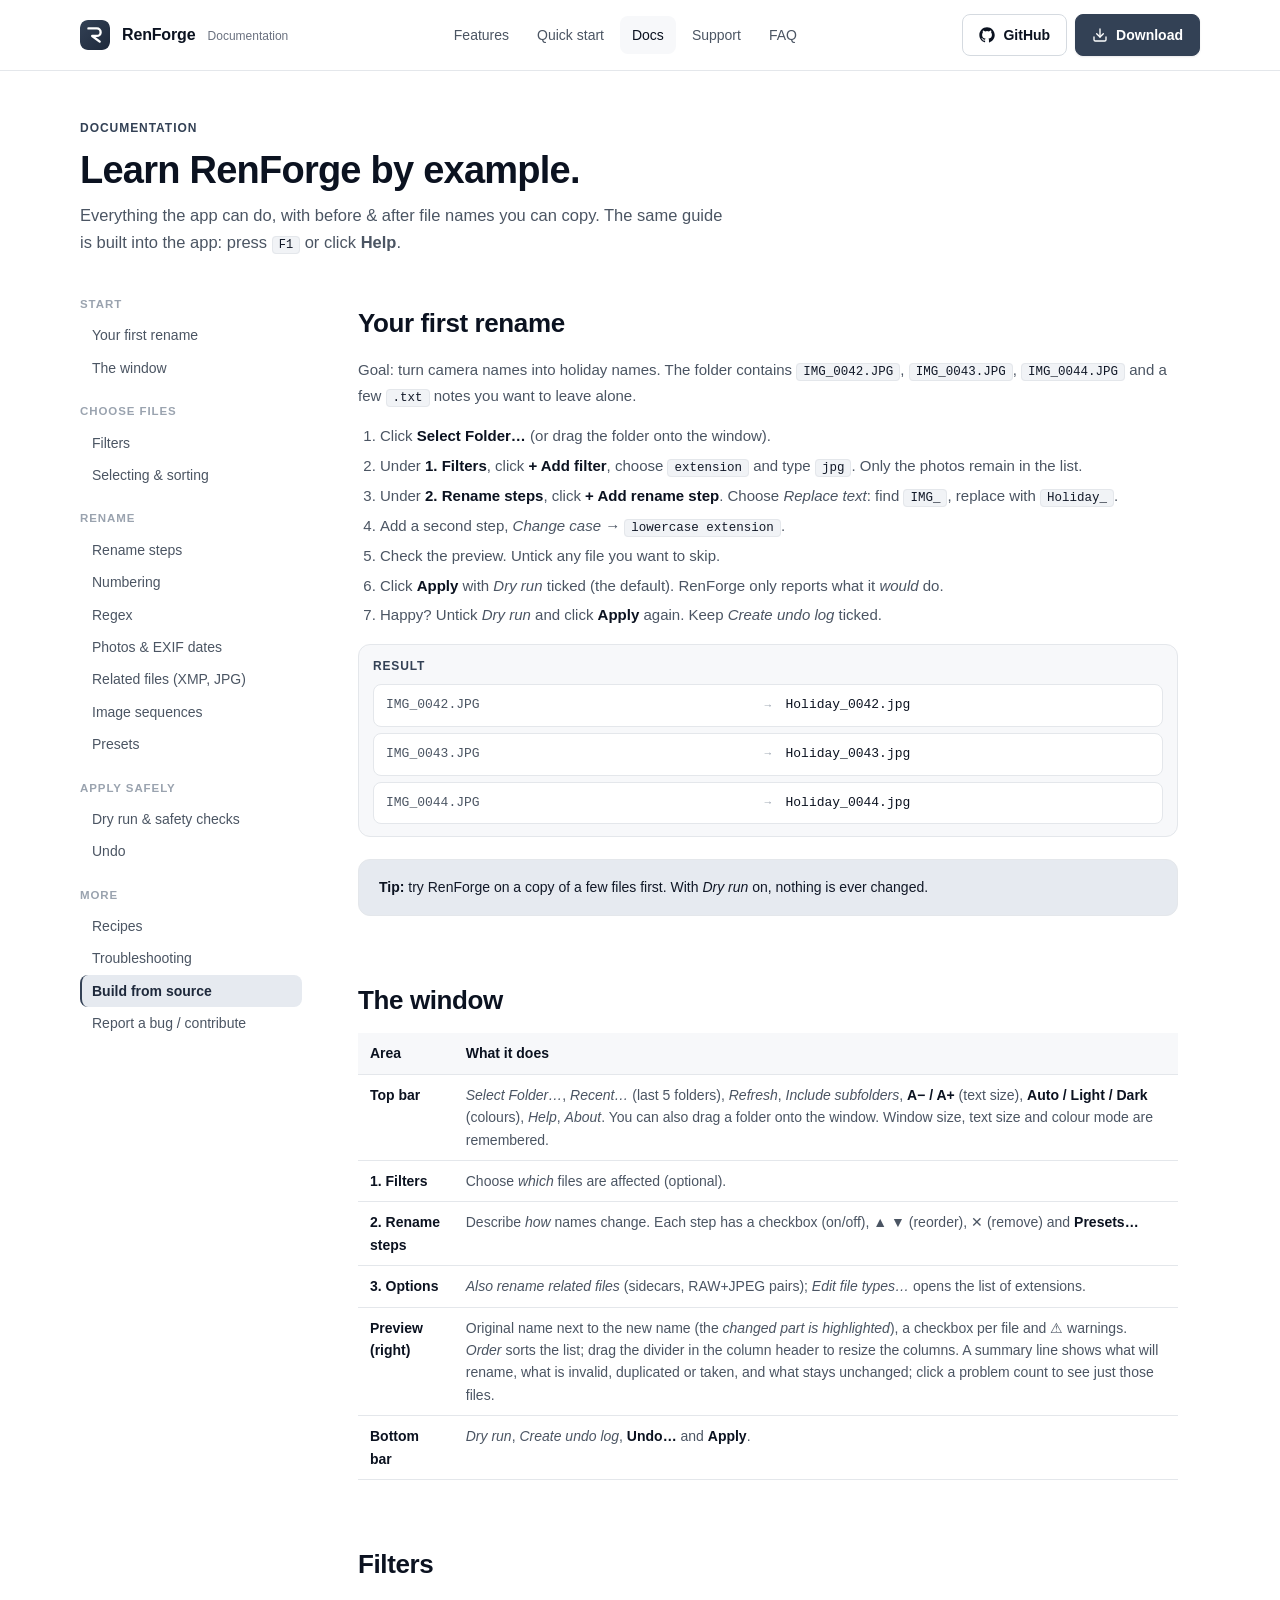
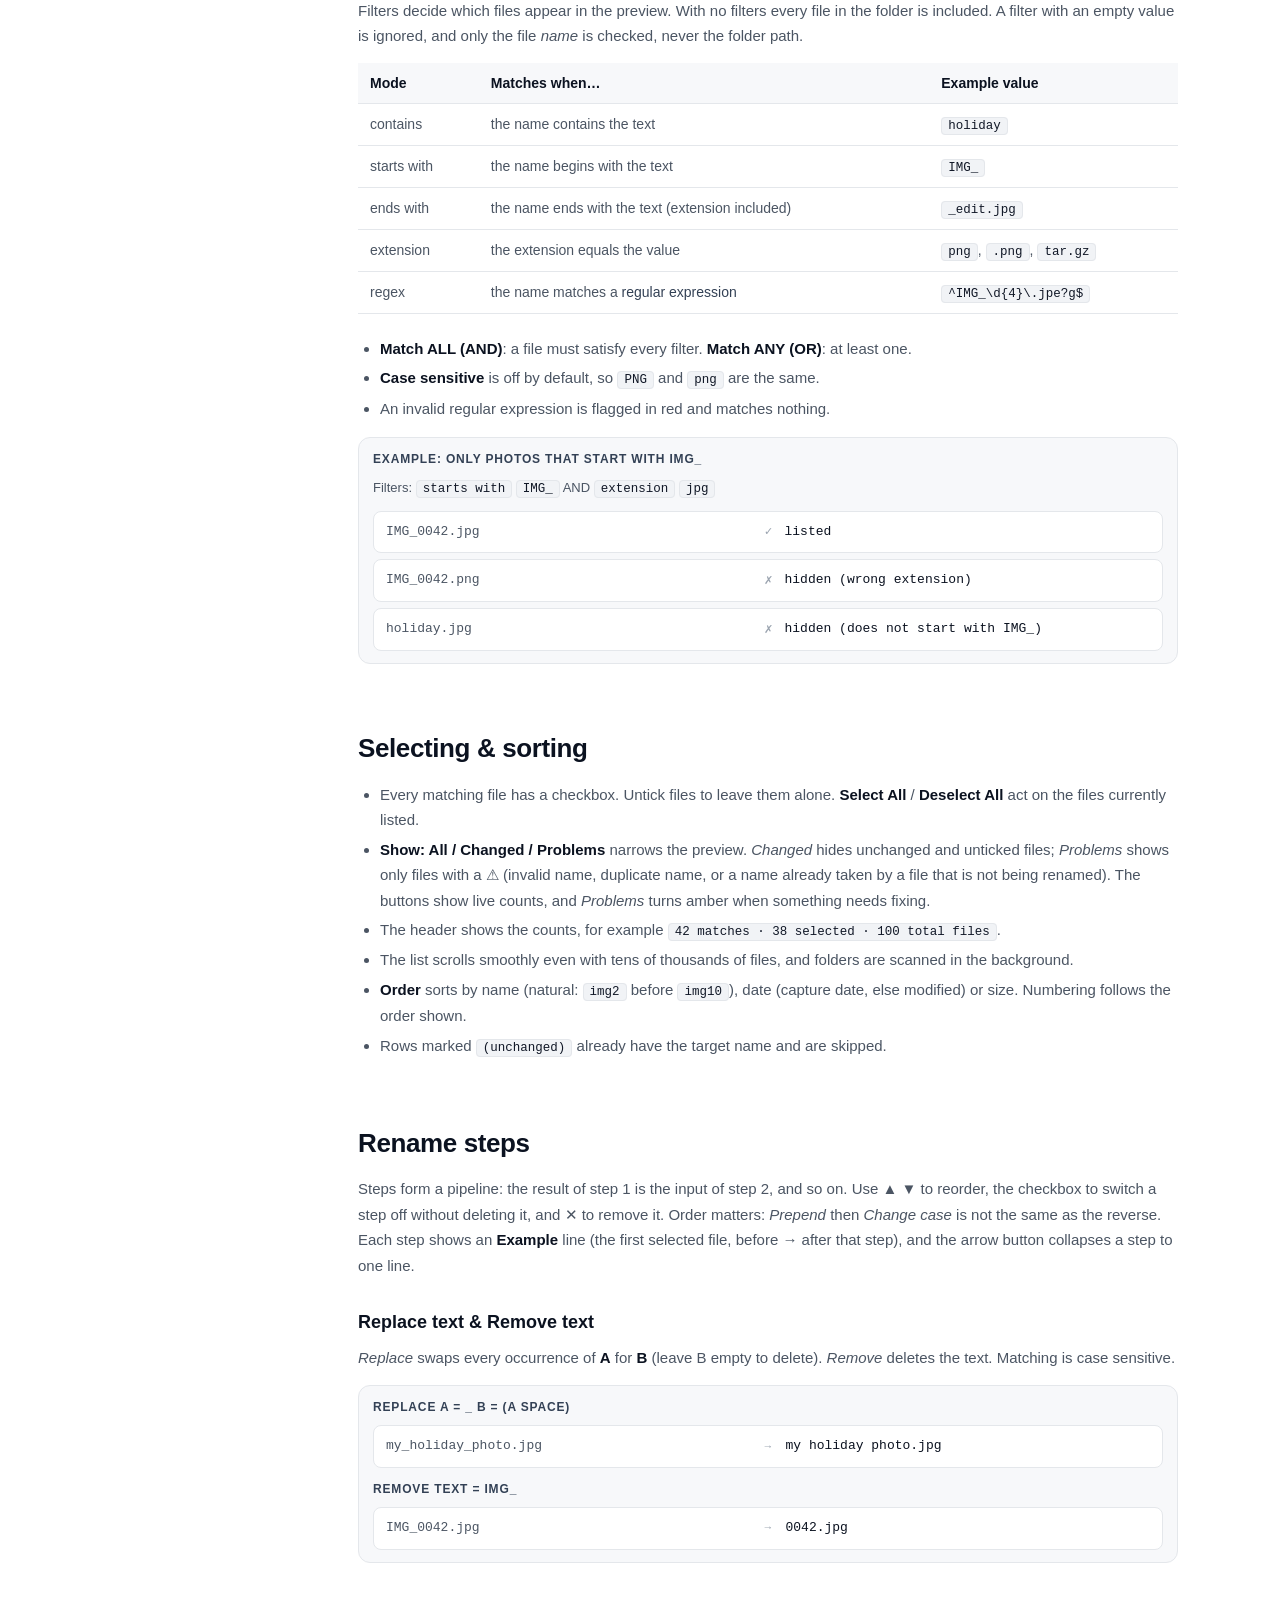
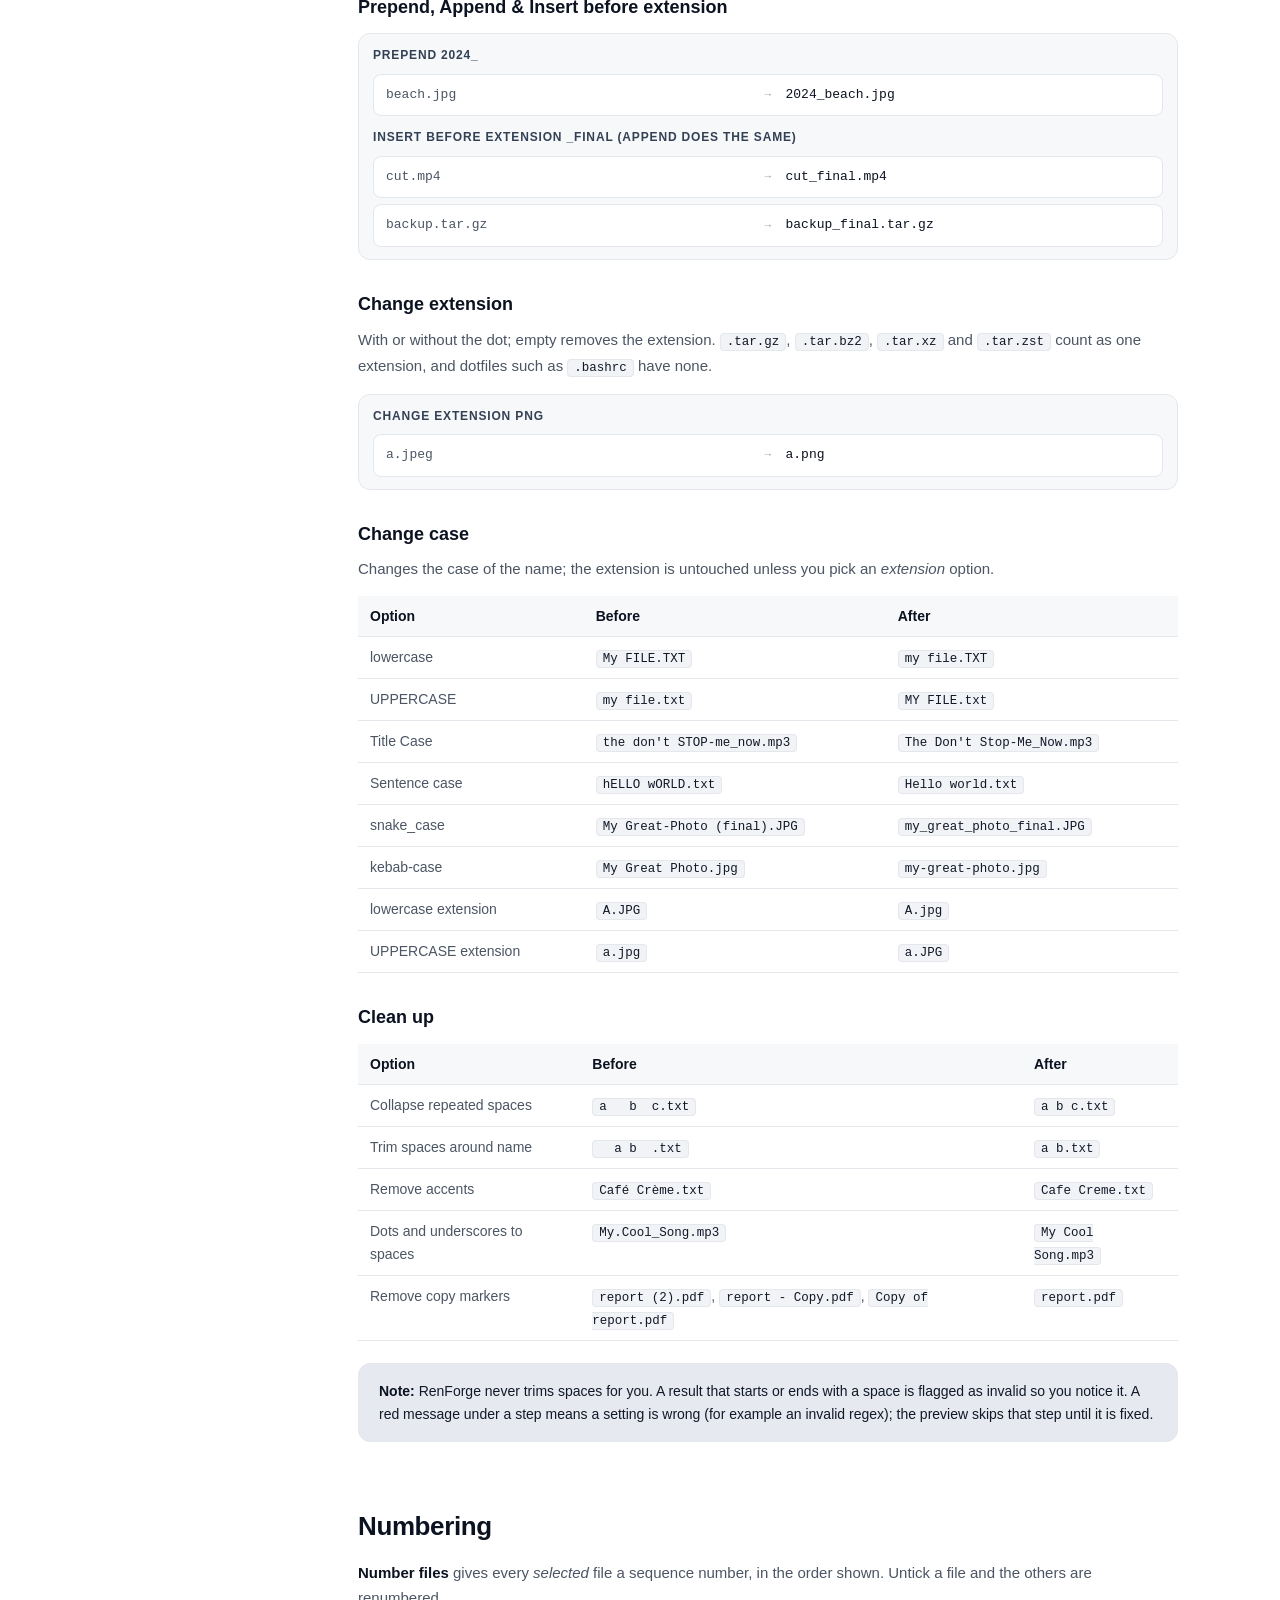
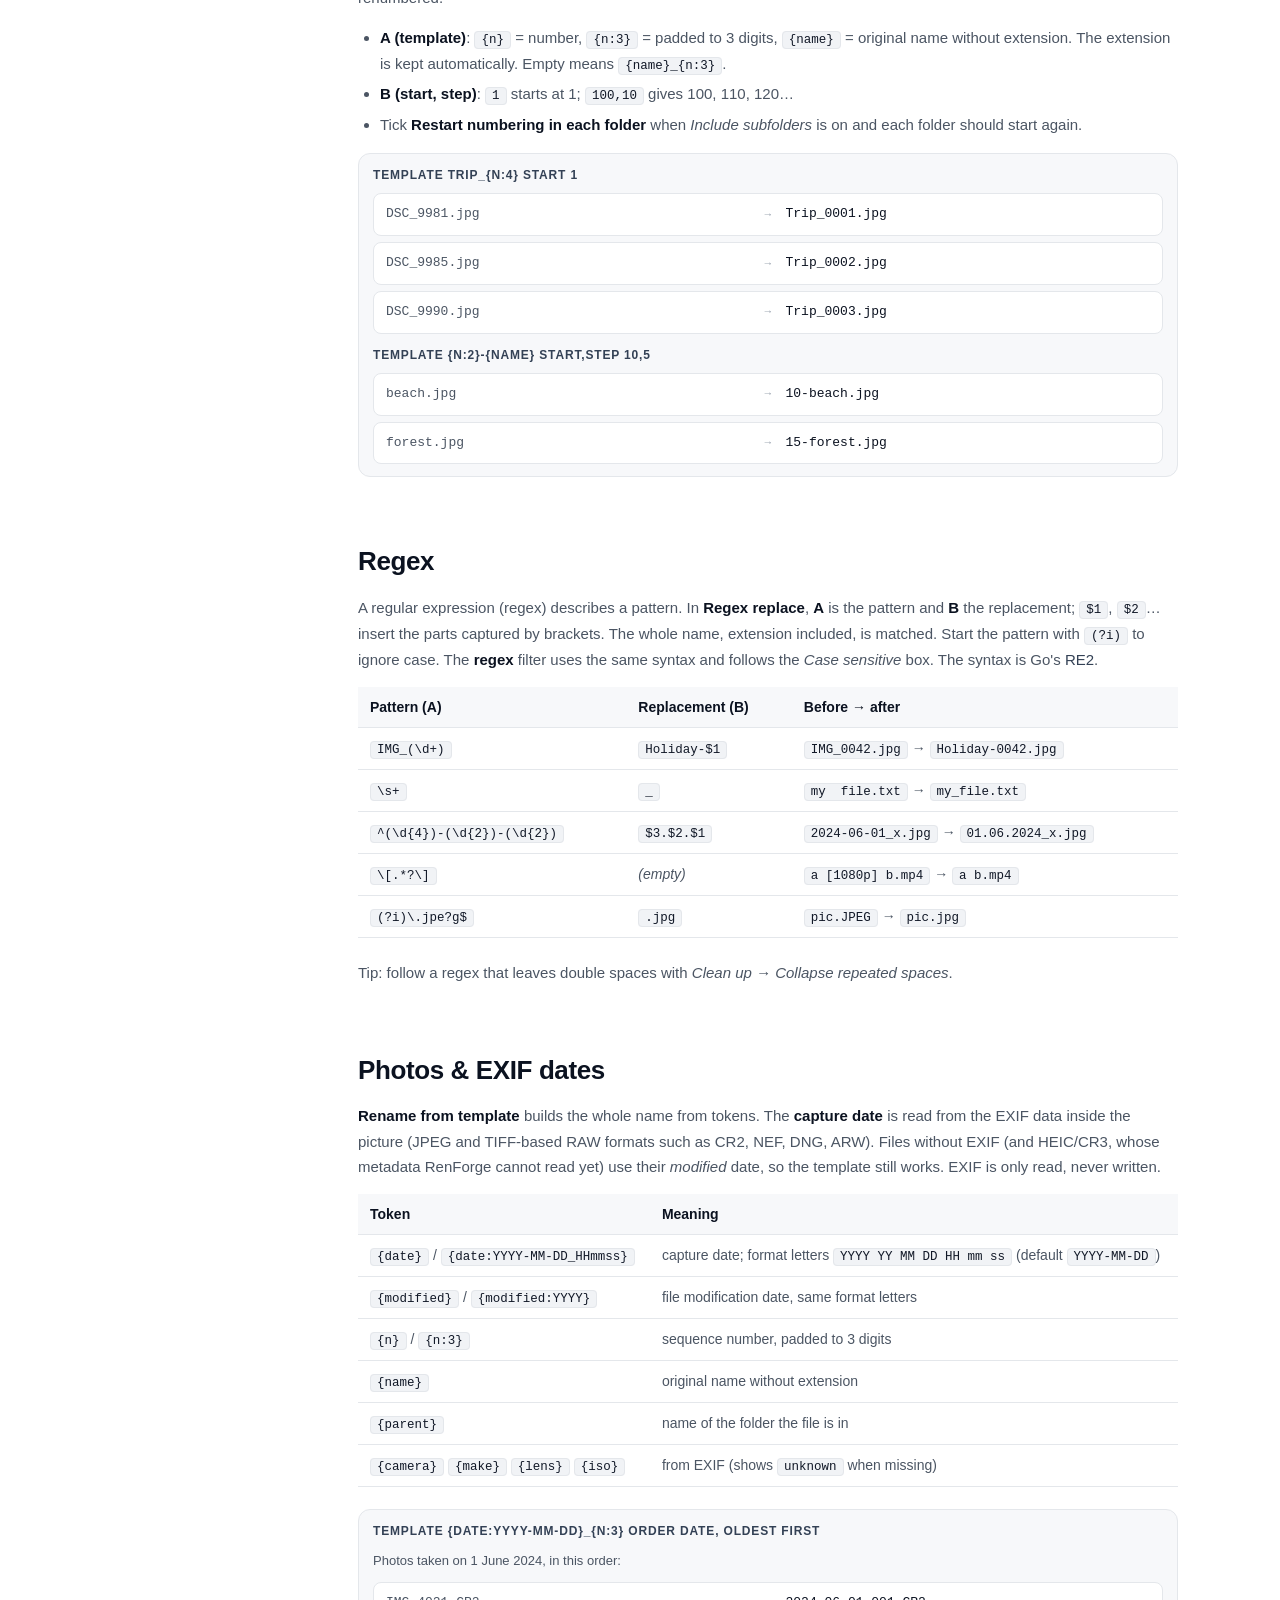
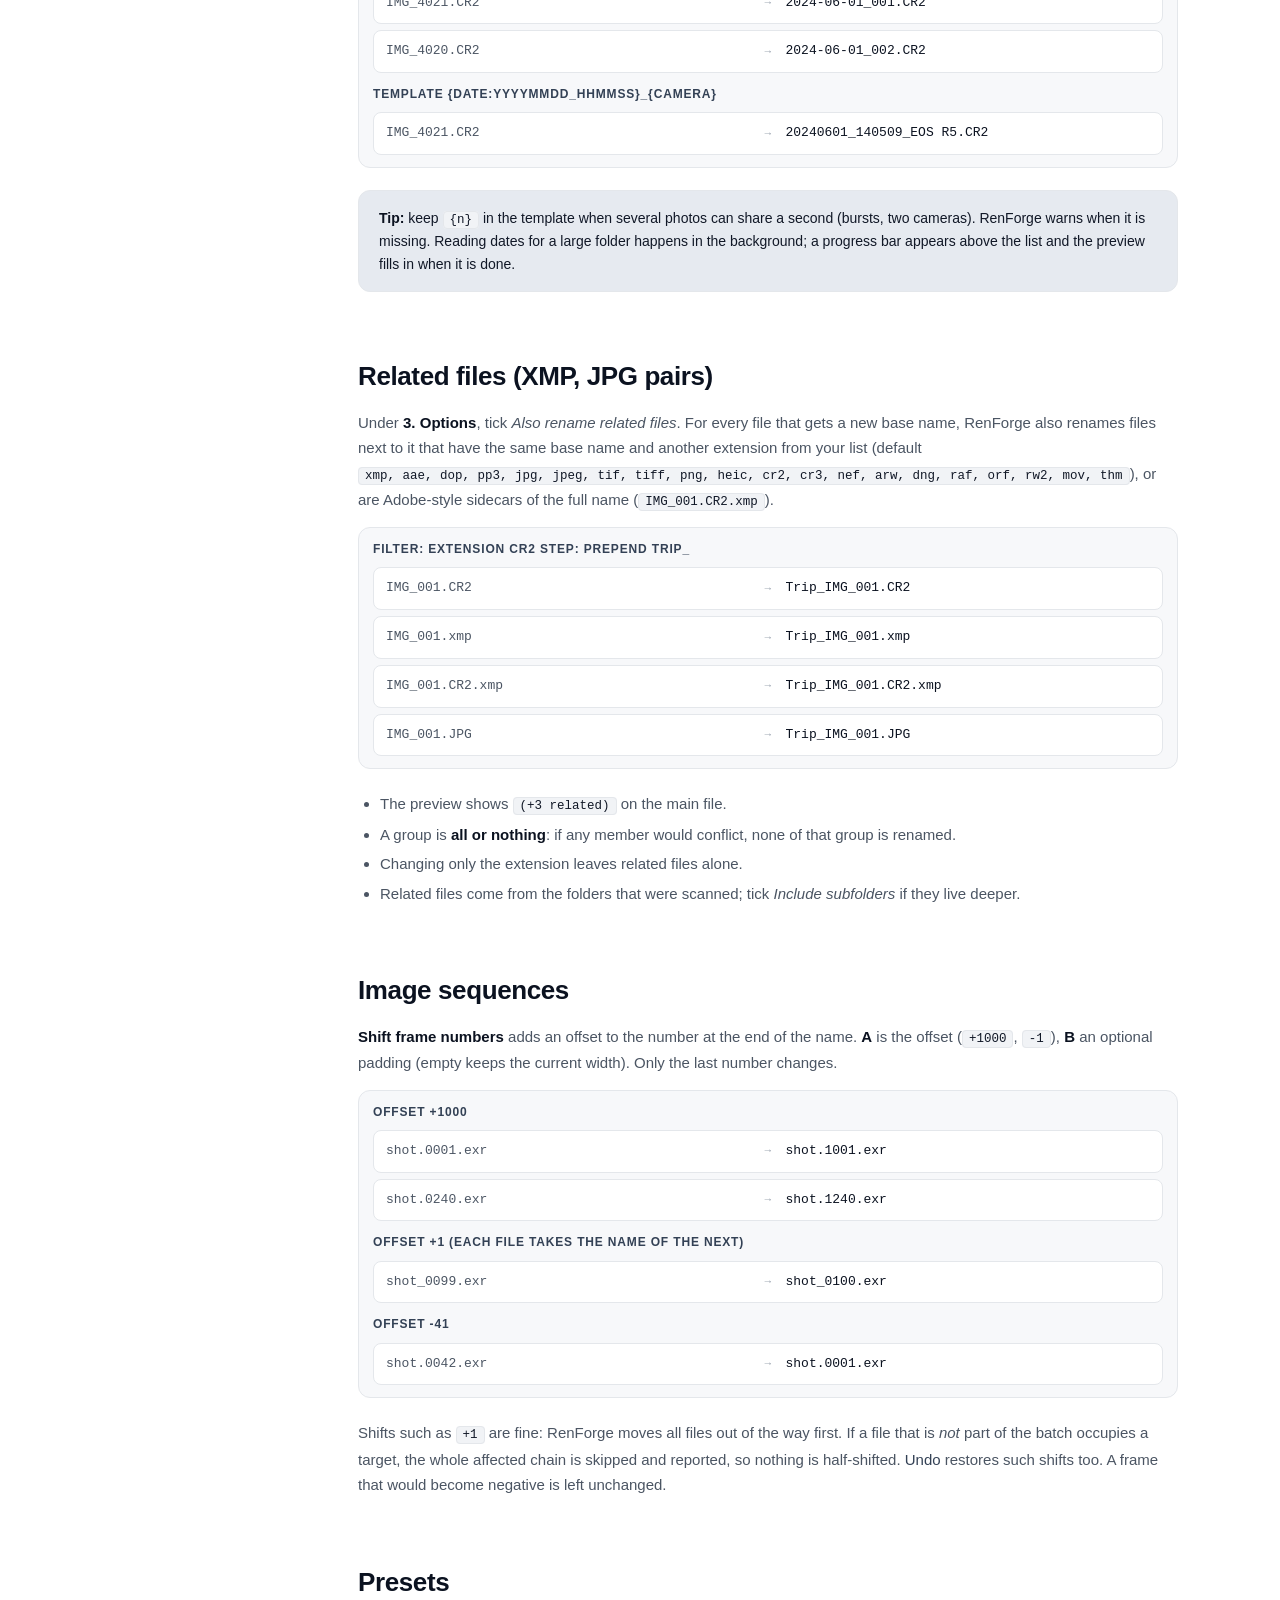
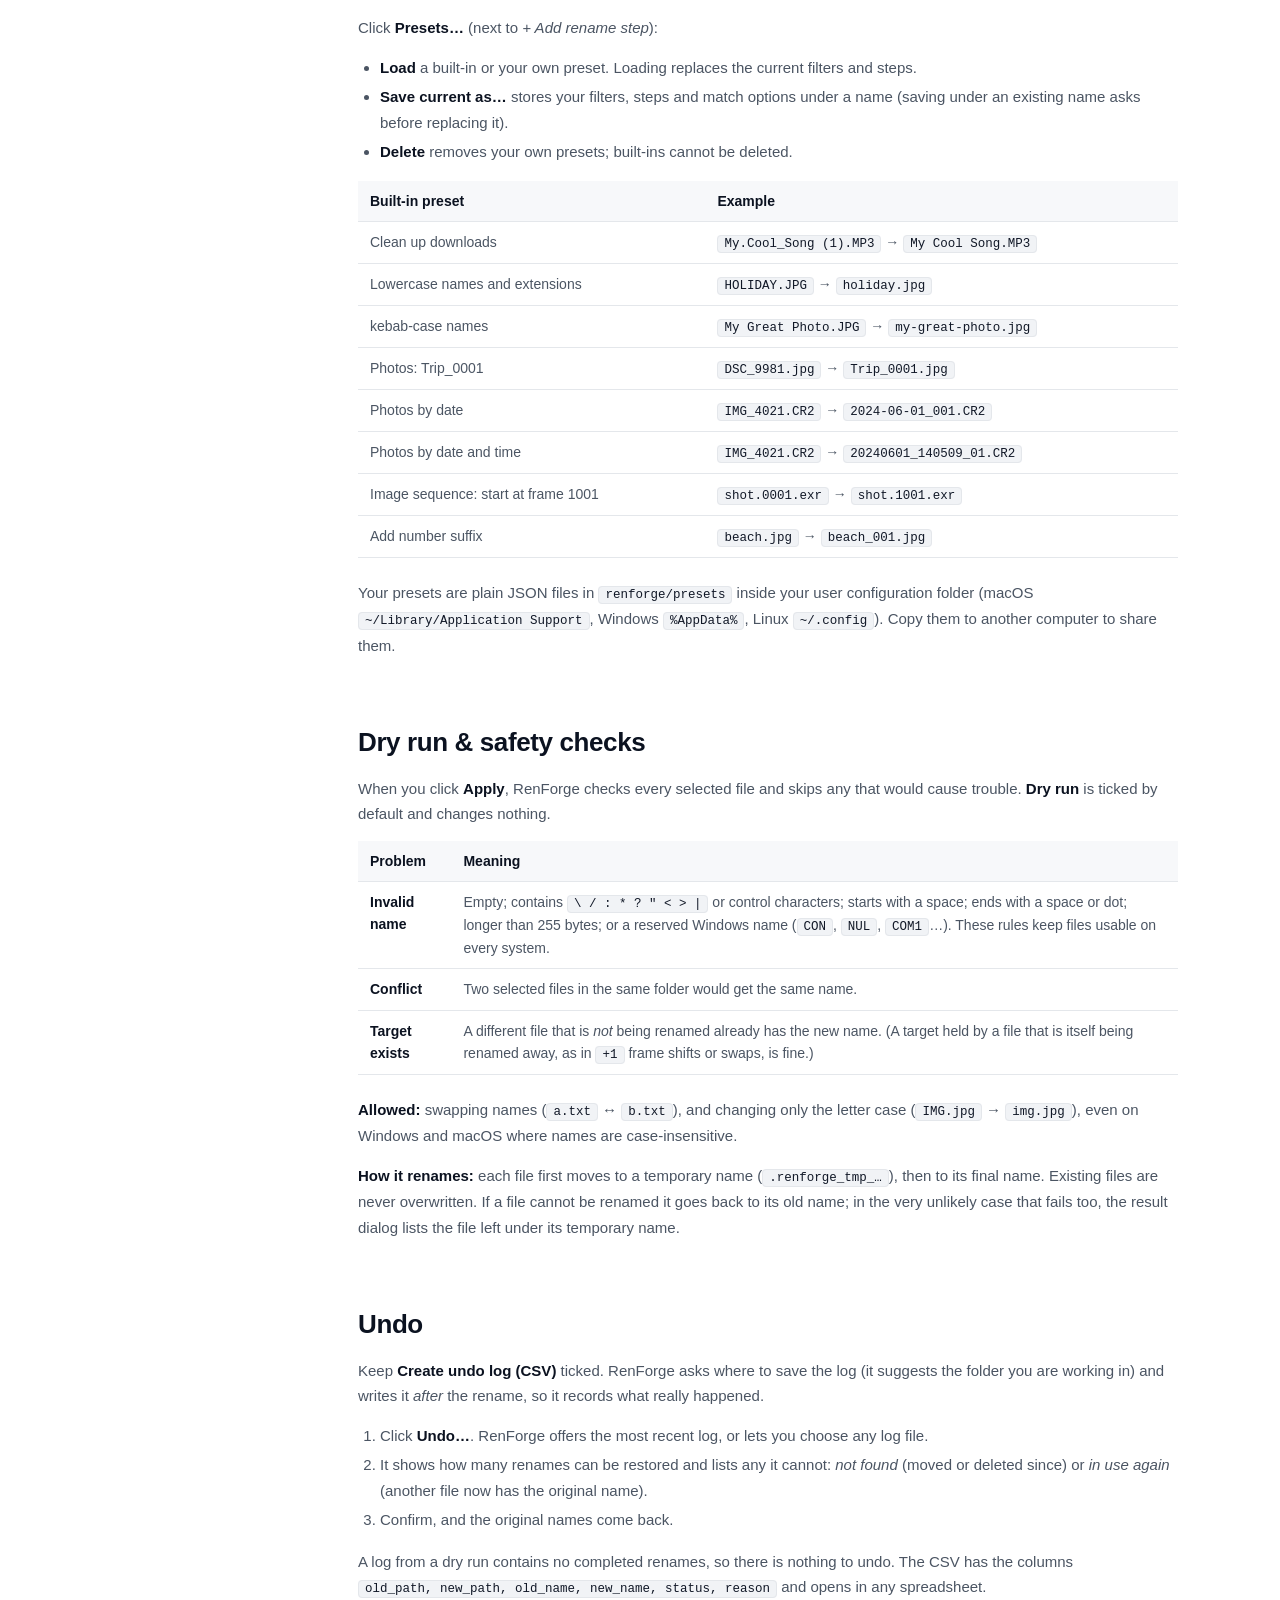
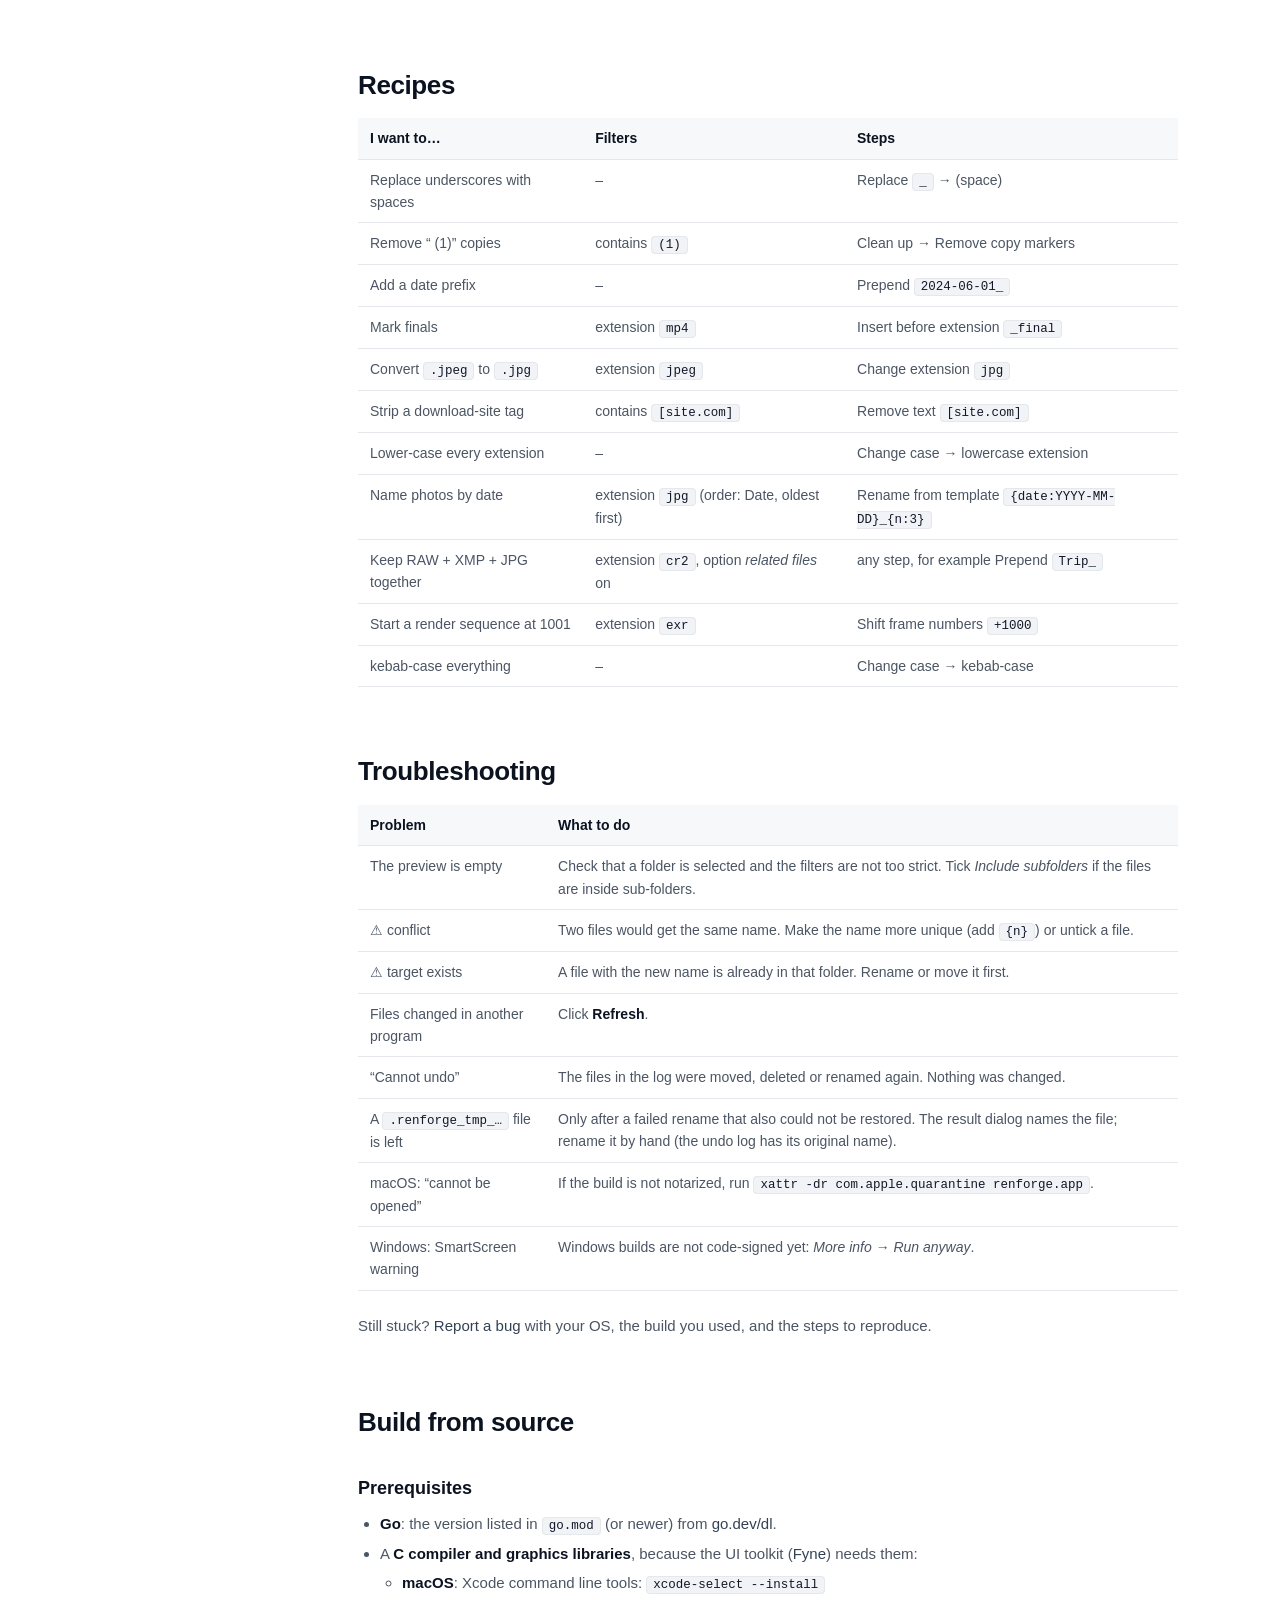
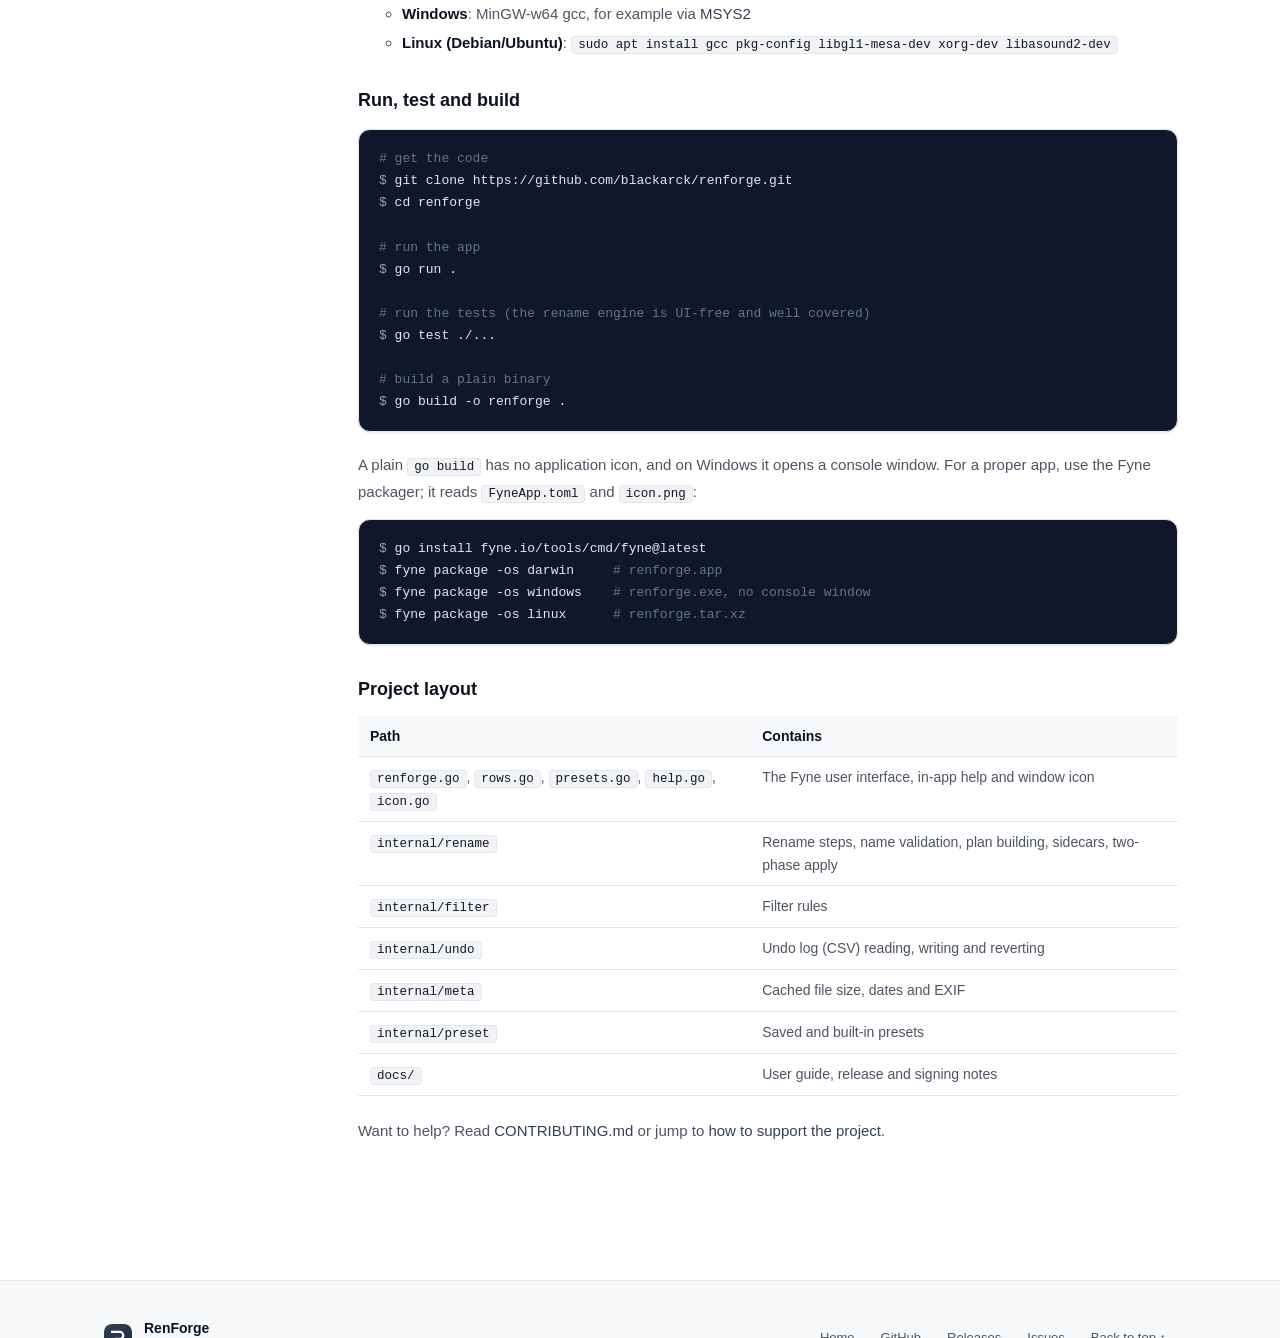
<file: public/docs.html>
<!doctype html>
<html lang="en">

<head>
  <meta charset="utf-8" />
  <meta name="viewport" content="width=device-width,initial-scale=1" />
  <meta name="theme-color" content="#1E293B" />

  <title>RenForge Documentation — filters, rename steps, templates, presets and undo</title>
  <meta name="description"
    content="How to use RenForge, with examples: filters, rename steps, regex, numbering, EXIF photo templates, image sequences, sidecar files, presets, dry run and undo. Plus how to build it from source." />
  <meta name="robots" content="index, follow, max-image-preview:large" />
  <link rel="canonical" href="https://renforgeapp.web.app/docs.html" />

  <meta property="og:type" content="article" />
  <meta property="og:site_name" content="RenForge" />
  <meta property="og:title" content="RenForge Documentation" />
  <meta property="og:description" content="Guides and examples for every RenForge feature, and how to build it from source." />
  <meta property="og:url" content="https://renforgeapp.web.app/docs.html" />
  <meta property="og:image" content="https://renforgeapp.web.app/og-image.png" />
  <meta name="twitter:card" content="summary_large_image" />

  <link rel="icon" type="image/svg+xml" href="/favicon.svg" />
  <link rel="icon" type="image/png" sizes="32x32" href="/favicon-32.png" />
  <link rel="icon" type="image/png" sizes="16x16" href="/favicon-16.png" />
  <link rel="shortcut icon" href="/favicon.ico" />
  <link rel="apple-touch-icon" sizes="180x180" href="/apple-touch-icon.png" />
  <link rel="manifest" href="/site.webmanifest" />

  <script type="application/ld+json">
  {
    "@context": "https://schema.org",
    "@type": "TechArticle",
    "headline": "RenForge Documentation",
    "description": "How to use RenForge with examples, and how to build it from source.",
    "url": "https://renforgeapp.web.app/docs.html",
    "author": { "@type": "Person", "name": "blackarck", "url": "https://github.com/blackarck" },
    "about": { "@type": "SoftwareApplication", "name": "RenForge", "url": "https://renforgeapp.web.app/" }
  }
  </script>

  <link rel="stylesheet" href="style.css">
</head>

<body>
  <nav class="nav">
    <div class="wrap nav-inner">
      <a class="brand" href="/" aria-label="RenForge home">
        <div class="logo" aria-hidden="true"></div>
        <div>
          <span class="name">RenForge</span>
          <span class="tag">Documentation</span>
        </div>
      </a>

      <div class="nav-links">
        <a href="/#features">Features</a>
        <a href="/#quickstart">Quick start</a>
        <a class="current" href="/docs.html">Docs</a>
        <a href="/#support">Support</a>
        <a href="/#faq">FAQ</a>
      </div>

      <div class="cta">
        <a class="btn" id="repoLink" href="#" target="_blank" rel="noopener">
          <svg class="ico" viewBox="0 0 24 24" fill="currentColor" aria-hidden="true"><path d="M12 .5C5.65.5.5 5.65.5 12c0 5.08 3.29 9.39 7.86 10.91.58.11.79-.25.79-.56v-2c-3.2.7-3.87-1.36-3.87-1.36-.52-1.32-1.27-1.67-1.27-1.67-1.04-.71.08-.7.08-.7 1.15.08 1.76 1.18 1.76 1.18 1.02 1.75 2.69 1.25 3.34.95.1-.74.4-1.25.73-1.54-2.55-.29-5.24-1.28-5.24-5.69 0-1.26.45-2.29 1.18-3.09-.12-.29-.51-1.46.11-3.04 0 0 .97-.31 3.18 1.18a11 11 0 0 1 5.79 0c2.2-1.49 3.17-1.18 3.17-1.18.63 1.58.23 2.75.11 3.04.74.8 1.18 1.83 1.18 3.09 0 4.42-2.69 5.39-5.25 5.68.41.36.78 1.06.78 2.14v3.17c0 .31.21.68.79.56 4.57-1.52 7.86-5.83 7.86-10.91C23.5 5.65 18.35.5 12 .5z"/></svg>
          GitHub
        </a>
        <a class="btn primary" id="downloadBtn" href="#" target="_blank" rel="noopener">
          <svg class="ico" viewBox="0 0 24 24" fill="none" stroke="currentColor" stroke-width="2" stroke-linecap="round" stroke-linejoin="round" aria-hidden="true"><path d="M21 15v4a2 2 0 0 1-2 2H5a2 2 0 0 1-2-2v-4"/><polyline points="7 10 12 15 17 10"/><line x1="12" y1="15" x2="12" y2="3"/></svg>
          Download
        </a>
      </div>
    </div>
  </nav>

  <div class="wrap docs-hero">
    <div class="section-eyebrow">Documentation</div>
    <h1>Learn RenForge by example.</h1>
    <p>Everything the app can do, with before &amp; after file names you can copy. The same guide is built into the app: press <span class="kbd">F1</span> or click <strong>Help</strong>.</p>
  </div>

  <div class="wrap docs">
    <aside class="docs-nav" id="docsNav" aria-label="Documentation sections">
      <h5>Start</h5>
      <a href="#start">Your first rename</a>
      <a href="#interface">The window</a>
      <h5>Choose files</h5>
      <a href="#filters">Filters</a>
      <a href="#selecting">Selecting &amp; sorting</a>
      <h5>Rename</h5>
      <a href="#steps">Rename steps</a>
      <a href="#numbering">Numbering</a>
      <a href="#regex">Regex</a>
      <a href="#photos">Photos &amp; EXIF dates</a>
      <a href="#related">Related files (XMP, JPG)</a>
      <a href="#sequences">Image sequences</a>
      <a href="#presets">Presets</a>
      <h5>Apply safely</h5>
      <a href="#safety">Dry run &amp; safety checks</a>
      <a href="#undo">Undo</a>
      <h5>More</h5>
      <a href="#recipes">Recipes</a>
      <a href="#troubleshooting">Troubleshooting</a>
      <a href="#build">Build from source</a>
      <a href="/#support">Report a bug / contribute</a>
    </aside>

    <main class="docs-content">

      <!-- ===================== START ===================== -->
      <section id="start">
        <h2>Your first rename</h2>
        <p>Goal: turn camera names into holiday names. The folder contains <code>IMG_0042.JPG</code>, <code>IMG_0043.JPG</code>, <code>IMG_0044.JPG</code> and a few <code>.txt</code> notes you want to leave alone.</p>
        <ol>
          <li>Click <strong>Select Folder…</strong> (or drag the folder onto the window).</li>
          <li>Under <strong>1. Filters</strong>, click <strong>+ Add filter</strong>, choose <code>extension</code> and type <code>jpg</code>. Only the photos remain in the list.</li>
          <li>Under <strong>2. Rename steps</strong>, click <strong>+ Add rename step</strong>. Choose <em>Replace text</em>: find <code>IMG_</code>, replace with <code>Holiday_</code>.</li>
          <li>Add a second step, <em>Change case</em> → <code>lowercase extension</code>.</li>
          <li>Check the preview. Untick any file you want to skip.</li>
          <li>Click <strong>Apply</strong> with <em>Dry run</em> ticked (the default). RenForge only reports what it <em>would</em> do.</li>
          <li>Happy? Untick <em>Dry run</em> and click <strong>Apply</strong> again. Keep <em>Create undo log</em> ticked.</li>
        </ol>
        <div class="example">
          <div class="ex-title">Result</div>
          <div class="row"><div class="left mono">IMG_0042.JPG</div><div class="arrow">→</div><div class="right mono">Holiday_0042.jpg</div></div>
          <div class="row"><div class="left mono">IMG_0043.JPG</div><div class="arrow">→</div><div class="right mono">Holiday_0043.jpg</div></div>
          <div class="row"><div class="left mono">IMG_0044.JPG</div><div class="arrow">→</div><div class="right mono">Holiday_0044.jpg</div></div>
        </div>
        <div class="callout"><strong>Tip:</strong> try RenForge on a copy of a few files first. With <em>Dry run</em> on, nothing is ever changed.</div>
      </section>

      <!-- ===================== INTERFACE ===================== -->
      <section id="interface">
        <h2>The window</h2>
        <table class="doc">
          <tr><th>Area</th><th>What it does</th></tr>
          <tr><td><strong>Top bar</strong></td><td><em>Select Folder…</em>, <em>Recent…</em> (last 5 folders), <em>Refresh</em>, <em>Include subfolders</em>, <strong>A− / A+</strong> (text size), <strong>Auto / Light / Dark</strong> (colours), <em>Help</em>, <em>About</em>. You can also drag a folder onto the window. Window size, text size and colour mode are remembered.</td></tr>
          <tr><td><strong>1. Filters</strong></td><td>Choose <em>which</em> files are affected (optional).</td></tr>
          <tr><td><strong>2. Rename steps</strong></td><td>Describe <em>how</em> names change. Each step has a checkbox (on/off), ▲ ▼ (reorder), ✕ (remove) and <strong>Presets…</strong></td></tr>
          <tr><td><strong>3. Options</strong></td><td><em>Also rename related files</em> (sidecars, RAW+JPEG pairs); <em>Edit file types…</em> opens the list of extensions.</td></tr>
          <tr><td><strong>Preview (right)</strong></td><td>Original name next to the new name (the <em>changed part is highlighted</em>), a checkbox per file and ⚠ warnings. <em>Order</em> sorts the list; drag the divider in the column header to resize the columns. A summary line shows what will rename, what is invalid, duplicated or taken, and what stays unchanged; click a problem count to see just those files.</td></tr>
          <tr><td><strong>Bottom bar</strong></td><td><em>Dry run</em>, <em>Create undo log</em>, <strong>Undo…</strong> and <strong>Apply</strong>.</td></tr>
        </table>
      </section>

      <!-- ===================== FILTERS ===================== -->
      <section id="filters">
        <h2>Filters</h2>
        <p>Filters decide which files appear in the preview. With no filters every file in the folder is included. A filter with an empty value is ignored, and only the file <em>name</em> is checked, never the folder path.</p>
        <table class="doc">
          <tr><th>Mode</th><th>Matches when…</th><th>Example value</th></tr>
          <tr><td>contains</td><td>the name contains the text</td><td><code>holiday</code></td></tr>
          <tr><td>starts with</td><td>the name begins with the text</td><td><code>IMG_</code></td></tr>
          <tr><td>ends with</td><td>the name ends with the text (extension included)</td><td><code>_edit.jpg</code></td></tr>
          <tr><td>extension</td><td>the extension equals the value</td><td><code>png</code>, <code>.png</code>, <code>tar.gz</code></td></tr>
          <tr><td>regex</td><td>the name matches a <a href="#regex">regular expression</a></td><td><code>^IMG_\d{4}\.jpe?g$</code></td></tr>
        </table>
        <ul>
          <li><strong>Match ALL (AND)</strong>: a file must satisfy every filter. <strong>Match ANY (OR)</strong>: at least one.</li>
          <li><strong>Case sensitive</strong> is off by default, so <code>PNG</code> and <code>png</code> are the same.</li>
          <li>An invalid regular expression is flagged in red and matches nothing.</li>
        </ul>
        <div class="example">
          <div class="ex-title">Example: only photos that start with IMG_</div>
          <p class="setup">Filters: <code>starts with</code> <code>IMG_</code> AND <code>extension</code> <code>jpg</code></p>
          <div class="row"><div class="left mono">IMG_0042.jpg</div><div class="arrow">✓</div><div class="right mono">listed</div></div>
          <div class="row"><div class="left mono">IMG_0042.png</div><div class="arrow">✗</div><div class="right mono">hidden (wrong extension)</div></div>
          <div class="row"><div class="left mono">holiday.jpg</div><div class="arrow">✗</div><div class="right mono">hidden (does not start with IMG_)</div></div>
        </div>
      </section>

      <!-- ===================== SELECTING ===================== -->
      <section id="selecting">
        <h2>Selecting &amp; sorting</h2>
        <ul>
          <li>Every matching file has a checkbox. Untick files to leave them alone. <strong>Select All</strong> / <strong>Deselect All</strong> act on the files currently listed.</li>
          <li><strong>Show: All / Changed / Problems</strong> narrows the preview. <em>Changed</em> hides unchanged and unticked files; <em>Problems</em> shows only files with a ⚠ (invalid name, duplicate name, or a name already taken by a file that is not being renamed). The buttons show live counts, and <em>Problems</em> turns amber when something needs fixing.</li>
          <li>The header shows the counts, for example <code>42 matches · 38 selected · 100 total files</code>.</li>
          <li>The list scrolls smoothly even with tens of thousands of files, and folders are scanned in the background.</li>
          <li><strong>Order</strong> sorts by name (natural: <code>img2</code> before <code>img10</code>), date (capture date, else modified) or size. Numbering follows the order shown.</li>
          <li>Rows marked <code>(unchanged)</code> already have the target name and are skipped.</li>
        </ul>
      </section>

      <!-- ===================== STEPS ===================== -->
      <section id="steps">
        <h2>Rename steps</h2>
        <p>Steps form a pipeline: the result of step 1 is the input of step 2, and so on. Use ▲ ▼ to reorder, the checkbox to switch a step off without deleting it, and ✕ to remove it. Order matters: <em>Prepend</em> then <em>Change case</em> is not the same as the reverse. Each step shows an <strong>Example</strong> line (the first selected file, before → after that step), and the arrow button collapses a step to one line.</p>

        <h3>Replace text &amp; Remove text</h3>
        <p><em>Replace</em> swaps every occurrence of <strong>A</strong> for <strong>B</strong> (leave B empty to delete). <em>Remove</em> deletes the text. Matching is case sensitive.</p>
        <div class="example">
          <div class="ex-title">Replace  A = _   B = (a space)</div>
          <div class="row"><div class="left mono">my_holiday_photo.jpg</div><div class="arrow">→</div><div class="right mono">my holiday photo.jpg</div></div>
          <div class="ex-title" style="margin-top:12px">Remove  text = IMG_</div>
          <div class="row"><div class="left mono">IMG_0042.jpg</div><div class="arrow">→</div><div class="right mono">0042.jpg</div></div>
        </div>

        <h3>Prepend, Append &amp; Insert before extension</h3>
        <div class="example">
          <div class="ex-title">Prepend  2024_</div>
          <div class="row"><div class="left mono">beach.jpg</div><div class="arrow">→</div><div class="right mono">2024_beach.jpg</div></div>
          <div class="ex-title" style="margin-top:12px">Insert before extension  _final  (Append does the same)</div>
          <div class="row"><div class="left mono">cut.mp4</div><div class="arrow">→</div><div class="right mono">cut_final.mp4</div></div>
          <div class="row"><div class="left mono">backup.tar.gz</div><div class="arrow">→</div><div class="right mono">backup_final.tar.gz</div></div>
        </div>

        <h3>Change extension</h3>
        <p>With or without the dot; empty removes the extension. <code>.tar.gz</code>, <code>.tar.bz2</code>, <code>.tar.xz</code> and <code>.tar.zst</code> count as one extension, and dotfiles such as <code>.bashrc</code> have none.</p>
        <div class="example">
          <div class="ex-title">Change extension  png</div>
          <div class="row"><div class="left mono">a.jpeg</div><div class="arrow">→</div><div class="right mono">a.png</div></div>
        </div>

        <h3>Change case</h3>
        <p>Changes the case of the name; the extension is untouched unless you pick an <em>extension</em> option.</p>
        <table class="doc">
          <tr><th>Option</th><th>Before</th><th>After</th></tr>
          <tr><td>lowercase</td><td><code>My FILE.TXT</code></td><td><code>my file.TXT</code></td></tr>
          <tr><td>UPPERCASE</td><td><code>my file.txt</code></td><td><code>MY FILE.txt</code></td></tr>
          <tr><td>Title Case</td><td><code>the don't STOP-me_now.mp3</code></td><td><code>The Don't Stop-Me_Now.mp3</code></td></tr>
          <tr><td>Sentence case</td><td><code>hELLO wORLD.txt</code></td><td><code>Hello world.txt</code></td></tr>
          <tr><td>snake_case</td><td><code>My Great-Photo (final).JPG</code></td><td><code>my_great_photo_final.JPG</code></td></tr>
          <tr><td>kebab-case</td><td><code>My Great Photo.jpg</code></td><td><code>my-great-photo.jpg</code></td></tr>
          <tr><td>lowercase extension</td><td><code>A.JPG</code></td><td><code>A.jpg</code></td></tr>
          <tr><td>UPPERCASE extension</td><td><code>a.jpg</code></td><td><code>a.JPG</code></td></tr>
        </table>

        <h3>Clean up</h3>
        <table class="doc">
          <tr><th>Option</th><th>Before</th><th>After</th></tr>
          <tr><td>Collapse repeated spaces</td><td><code>a&nbsp;&nbsp;&nbsp;b&nbsp;&nbsp;c.txt</code></td><td><code>a b c.txt</code></td></tr>
          <tr><td>Trim spaces around name</td><td><code>&nbsp;&nbsp;a b&nbsp;&nbsp;.txt</code></td><td><code>a b.txt</code></td></tr>
          <tr><td>Remove accents</td><td><code>Café Crème.txt</code></td><td><code>Cafe Creme.txt</code></td></tr>
          <tr><td>Dots and underscores to spaces</td><td><code>My.Cool_Song.mp3</code></td><td><code>My Cool Song.mp3</code></td></tr>
          <tr><td>Remove copy markers</td><td><code>report (2).pdf</code>, <code>report - Copy.pdf</code>, <code>Copy of report.pdf</code></td><td><code>report.pdf</code></td></tr>
        </table>
        <div class="callout"><strong>Note:</strong> RenForge never trims spaces for you. A result that starts or ends with a space is flagged as invalid so you notice it. A red message under a step means a setting is wrong (for example an invalid regex); the preview skips that step until it is fixed.</div>
      </section>

      <!-- ===================== NUMBERING ===================== -->
      <section id="numbering">
        <h2>Numbering</h2>
        <p><strong>Number files</strong> gives every <em>selected</em> file a sequence number, in the order shown. Untick a file and the others are renumbered.</p>
        <ul>
          <li><strong>A (template)</strong>: <code>{n}</code> = number, <code>{n:3}</code> = padded to 3 digits, <code>{name}</code> = original name without extension. The extension is kept automatically. Empty means <code>{name}_{n:3}</code>.</li>
          <li><strong>B (start, step)</strong>: <code>1</code> starts at 1; <code>100,10</code> gives 100, 110, 120…</li>
          <li>Tick <strong>Restart numbering in each folder</strong> when <em>Include subfolders</em> is on and each folder should start again.</li>
        </ul>
        <div class="example">
          <div class="ex-title">Template  Trip_{n:4}   start  1</div>
          <div class="row"><div class="left mono">DSC_9981.jpg</div><div class="arrow">→</div><div class="right mono">Trip_0001.jpg</div></div>
          <div class="row"><div class="left mono">DSC_9985.jpg</div><div class="arrow">→</div><div class="right mono">Trip_0002.jpg</div></div>
          <div class="row"><div class="left mono">DSC_9990.jpg</div><div class="arrow">→</div><div class="right mono">Trip_0003.jpg</div></div>
          <div class="ex-title" style="margin-top:12px">Template  {n:2}-{name}   start,step  10,5</div>
          <div class="row"><div class="left mono">beach.jpg</div><div class="arrow">→</div><div class="right mono">10-beach.jpg</div></div>
          <div class="row"><div class="left mono">forest.jpg</div><div class="arrow">→</div><div class="right mono">15-forest.jpg</div></div>
        </div>
      </section>

      <!-- ===================== REGEX ===================== -->
      <section id="regex">
        <h2>Regex</h2>
        <p>A regular expression (regex) describes a pattern. In <strong>Regex replace</strong>, <strong>A</strong> is the pattern and <strong>B</strong> the replacement; <code>$1</code>, <code>$2</code>… insert the parts captured by brackets. The whole name, extension included, is matched. Start the pattern with <code>(?i)</code> to ignore case. The <strong>regex</strong> filter uses the same syntax and follows the <em>Case sensitive</em> box. The syntax is Go's <a href="https://github.com/google/re2/wiki/Syntax" target="_blank" rel="noopener">RE2</a>.</p>
        <table class="doc">
          <tr><th>Pattern (A)</th><th>Replacement (B)</th><th>Before → after</th></tr>
          <tr><td><code>IMG_(\d+)</code></td><td><code>Holiday-$1</code></td><td><code>IMG_0042.jpg</code> → <code>Holiday-0042.jpg</code></td></tr>
          <tr><td><code>\s+</code></td><td><code>_</code></td><td><code>my&nbsp;&nbsp;file.txt</code> → <code>my_file.txt</code></td></tr>
          <tr><td><code>^(\d{4})-(\d{2})-(\d{2})</code></td><td><code>$3.$2.$1</code></td><td><code>2024-06-01_x.jpg</code> → <code>01.06.2024_x.jpg</code></td></tr>
          <tr><td><code>\[.*?\]</code></td><td><em>(empty)</em></td><td><code>a [1080p] b.mp4</code> → <code>a  b.mp4</code></td></tr>
          <tr><td><code>(?i)\.jpe?g$</code></td><td><code>.jpg</code></td><td><code>pic.JPEG</code> → <code>pic.jpg</code></td></tr>
        </table>
        <p>Tip: follow a regex that leaves double spaces with <em>Clean up → Collapse repeated spaces</em>.</p>
      </section>

      <!-- ===================== PHOTOS ===================== -->
      <section id="photos">
        <h2>Photos &amp; EXIF dates</h2>
        <p><strong>Rename from template</strong> builds the whole name from tokens. The <strong>capture date</strong> is read from the EXIF data inside the picture (JPEG and TIFF-based RAW formats such as CR2, NEF, DNG, ARW). Files without EXIF (and HEIC/CR3, whose metadata RenForge cannot read yet) use their <em>modified</em> date, so the template still works. EXIF is only read, never written.</p>
        <table class="doc">
          <tr><th>Token</th><th>Meaning</th></tr>
          <tr><td><code>{date}</code> / <code>{date:YYYY-MM-DD_HHmmss}</code></td><td>capture date; format letters <code>YYYY YY MM DD HH mm ss</code> (default <code>YYYY-MM-DD</code>)</td></tr>
          <tr><td><code>{modified}</code> / <code>{modified:YYYY}</code></td><td>file modification date, same format letters</td></tr>
          <tr><td><code>{n}</code> / <code>{n:3}</code></td><td>sequence number, padded to 3 digits</td></tr>
          <tr><td><code>{name}</code></td><td>original name without extension</td></tr>
          <tr><td><code>{parent}</code></td><td>name of the folder the file is in</td></tr>
          <tr><td><code>{camera}</code> <code>{make}</code> <code>{lens}</code> <code>{iso}</code></td><td>from EXIF (shows <code>unknown</code> when missing)</td></tr>
        </table>
        <div class="example">
          <div class="ex-title">Template  {date:YYYY-MM-DD}_{n:3}   order  Date, oldest first</div>
          <p class="setup">Photos taken on 1 June 2024, in this order:</p>
          <div class="row"><div class="left mono">IMG_4021.CR2</div><div class="arrow">→</div><div class="right mono">2024-06-01_001.CR2</div></div>
          <div class="row"><div class="left mono">IMG_4020.CR2</div><div class="arrow">→</div><div class="right mono">2024-06-01_002.CR2</div></div>
          <div class="ex-title" style="margin-top:12px">Template  {date:YYYYMMDD_HHmmss}_{camera}</div>
          <div class="row"><div class="left mono">IMG_4021.CR2</div><div class="arrow">→</div><div class="right mono">20240601_140509_EOS R5.CR2</div></div>
        </div>
        <div class="callout"><strong>Tip:</strong> keep <code>{n}</code> in the template when several photos can share a second (bursts, two cameras). RenForge warns when it is missing. Reading dates for a large folder happens in the background; a progress bar appears above the list and the preview fills in when it is done.</div>
      </section>

      <!-- ===================== RELATED ===================== -->
      <section id="related">
        <h2>Related files (XMP, JPG pairs)</h2>
        <p>Under <strong>3. Options</strong>, tick <em>Also rename related files</em>. For every file that gets a new base name, RenForge also renames files next to it that have the same base name and another extension from your list (default <code>xmp, aae, dop, pp3, jpg, jpeg, tif, tiff, png, heic, cr2, cr3, nef, arw, dng, raf, orf, rw2, mov, thm</code>), or are Adobe-style sidecars of the full name (<code>IMG_001.CR2.xmp</code>).</p>
        <div class="example">
          <div class="ex-title">Filter: extension cr2   Step: Prepend  Trip_</div>
          <div class="row"><div class="left mono">IMG_001.CR2</div><div class="arrow">→</div><div class="right mono">Trip_IMG_001.CR2</div></div>
          <div class="row"><div class="left mono">IMG_001.xmp</div><div class="arrow">→</div><div class="right mono">Trip_IMG_001.xmp</div></div>
          <div class="row"><div class="left mono">IMG_001.CR2.xmp</div><div class="arrow">→</div><div class="right mono">Trip_IMG_001.CR2.xmp</div></div>
          <div class="row"><div class="left mono">IMG_001.JPG</div><div class="arrow">→</div><div class="right mono">Trip_IMG_001.JPG</div></div>
        </div>
        <ul>
          <li>The preview shows <code>(+3 related)</code> on the main file.</li>
          <li>A group is <strong>all or nothing</strong>: if any member would conflict, none of that group is renamed.</li>
          <li>Changing only the extension leaves related files alone.</li>
          <li>Related files come from the folders that were scanned; tick <em>Include subfolders</em> if they live deeper.</li>
        </ul>
      </section>

      <!-- ===================== SEQUENCES ===================== -->
      <section id="sequences">
        <h2>Image sequences</h2>
        <p><strong>Shift frame numbers</strong> adds an offset to the number at the end of the name. <strong>A</strong> is the offset (<code>+1000</code>, <code>-1</code>), <strong>B</strong> an optional padding (empty keeps the current width). Only the last number changes.</p>
        <div class="example">
          <div class="ex-title">Offset +1000</div>
          <div class="row"><div class="left mono">shot.0001.exr</div><div class="arrow">→</div><div class="right mono">shot.1001.exr</div></div>
          <div class="row"><div class="left mono">shot.0240.exr</div><div class="arrow">→</div><div class="right mono">shot.1240.exr</div></div>
          <div class="ex-title" style="margin-top:12px">Offset +1 (each file takes the name of the next)</div>
          <div class="row"><div class="left mono">shot_0099.exr</div><div class="arrow">→</div><div class="right mono">shot_0100.exr</div></div>
          <div class="ex-title" style="margin-top:12px">Offset -41</div>
          <div class="row"><div class="left mono">shot.0042.exr</div><div class="arrow">→</div><div class="right mono">shot.0001.exr</div></div>
        </div>
        <p>Shifts such as <code>+1</code> are fine: RenForge moves all files out of the way first. If a file that is <em>not</em> part of the batch occupies a target, the whole affected chain is skipped and reported, so nothing is half-shifted. <a href="#undo">Undo</a> restores such shifts too. A frame that would become negative is left unchanged.</p>
      </section>

      <!-- ===================== PRESETS ===================== -->
      <section id="presets">
        <h2>Presets</h2>
        <p>Click <strong>Presets…</strong> (next to <em>+ Add rename step</em>):</p>
        <ul>
          <li><strong>Load</strong> a built-in or your own preset. Loading replaces the current filters and steps.</li>
          <li><strong>Save current as…</strong> stores your filters, steps and match options under a name (saving under an existing name asks before replacing it).</li>
          <li><strong>Delete</strong> removes your own presets; built-ins cannot be deleted.</li>
        </ul>
        <table class="doc">
          <tr><th>Built-in preset</th><th>Example</th></tr>
          <tr><td>Clean up downloads</td><td><code>My.Cool_Song  (1).MP3</code> → <code>My Cool Song.MP3</code></td></tr>
          <tr><td>Lowercase names and extensions</td><td><code>HOLIDAY.JPG</code> → <code>holiday.jpg</code></td></tr>
          <tr><td>kebab-case names</td><td><code>My Great Photo.JPG</code> → <code>my-great-photo.jpg</code></td></tr>
          <tr><td>Photos: Trip_0001</td><td><code>DSC_9981.jpg</code> → <code>Trip_0001.jpg</code></td></tr>
          <tr><td>Photos by date</td><td><code>IMG_4021.CR2</code> → <code>2024-06-01_001.CR2</code></td></tr>
          <tr><td>Photos by date and time</td><td><code>IMG_4021.CR2</code> → <code>20240601_140509_01.CR2</code></td></tr>
          <tr><td>Image sequence: start at frame 1001</td><td><code>shot.0001.exr</code> → <code>shot.1001.exr</code></td></tr>
          <tr><td>Add number suffix</td><td><code>beach.jpg</code> → <code>beach_001.jpg</code></td></tr>
        </table>
        <p>Your presets are plain JSON files in <code>renforge/presets</code> inside your user configuration folder (macOS <code>~/Library/Application Support</code>, Windows <code>%AppData%</code>, Linux <code>~/.config</code>). Copy them to another computer to share them.</p>
      </section>

      <!-- ===================== SAFETY ===================== -->
      <section id="safety">
        <h2>Dry run &amp; safety checks</h2>
        <p>When you click <strong>Apply</strong>, RenForge checks every selected file and skips any that would cause trouble. <strong>Dry run</strong> is ticked by default and changes nothing.</p>
        <table class="doc">
          <tr><th>Problem</th><th>Meaning</th></tr>
          <tr><td><strong>Invalid name</strong></td><td>Empty; contains <code>\ / : * ? " &lt; &gt; |</code> or control characters; starts with a space; ends with a space or dot; longer than 255 bytes; or a reserved Windows name (<code>CON</code>, <code>NUL</code>, <code>COM1</code>…). These rules keep files usable on every system.</td></tr>
          <tr><td><strong>Conflict</strong></td><td>Two selected files in the same folder would get the same name.</td></tr>
          <tr><td><strong>Target exists</strong></td><td>A different file that is <em>not</em> being renamed already has the new name. (A target held by a file that is itself being renamed away, as in <code>+1</code> frame shifts or swaps, is fine.)</td></tr>
        </table>
        <p><strong>Allowed:</strong> swapping names (<code>a.txt</code> ↔ <code>b.txt</code>), and changing only the letter case (<code>IMG.jpg</code> → <code>img.jpg</code>), even on Windows and macOS where names are case-insensitive.</p>
        <p><strong>How it renames:</strong> each file first moves to a temporary name (<code>.renforge_tmp_…</code>), then to its final name. Existing files are never overwritten. If a file cannot be renamed it goes back to its old name; in the very unlikely case that fails too, the result dialog lists the file left under its temporary name.</p>
      </section>

      <!-- ===================== UNDO ===================== -->
      <section id="undo">
        <h2>Undo</h2>
        <p>Keep <strong>Create undo log (CSV)</strong> ticked. RenForge asks where to save the log (it suggests the folder you are working in) and writes it <em>after</em> the rename, so it records what really happened.</p>
        <ol>
          <li>Click <strong>Undo…</strong>. RenForge offers the most recent log, or lets you choose any log file.</li>
          <li>It shows how many renames can be restored and lists any it cannot: <em>not found</em> (moved or deleted since) or <em>in use again</em> (another file now has the original name).</li>
          <li>Confirm, and the original names come back.</li>
        </ol>
        <p>A log from a dry run contains no completed renames, so there is nothing to undo. The CSV has the columns <code>old_path, new_path, old_name, new_name, status, reason</code> and opens in any spreadsheet.</p>
      </section>

      <!-- ===================== RECIPES ===================== -->
      <section id="recipes">
        <h2>Recipes</h2>
        <table class="doc">
          <tr><th>I want to…</th><th>Filters</th><th>Steps</th></tr>
          <tr><td>Replace underscores with spaces</td><td>–</td><td>Replace <code>_</code> → (space)</td></tr>
          <tr><td>Remove “ (1)” copies</td><td>contains <code> (1)</code></td><td>Clean up → Remove copy markers</td></tr>
          <tr><td>Add a date prefix</td><td>–</td><td>Prepend <code>2024-06-01_</code></td></tr>
          <tr><td>Mark finals</td><td>extension <code>mp4</code></td><td>Insert before extension <code>_final</code></td></tr>
          <tr><td>Convert <code>.jpeg</code> to <code>.jpg</code></td><td>extension <code>jpeg</code></td><td>Change extension <code>jpg</code></td></tr>
          <tr><td>Strip a download-site tag</td><td>contains <code>[site.com]</code></td><td>Remove text <code>[site.com]</code></td></tr>
          <tr><td>Lower-case every extension</td><td>–</td><td>Change case → lowercase extension</td></tr>
          <tr><td>Name photos by date</td><td>extension <code>jpg</code> (order: Date, oldest first)</td><td>Rename from template <code>{date:YYYY-MM-DD}_{n:3}</code></td></tr>
          <tr><td>Keep RAW + XMP + JPG together</td><td>extension <code>cr2</code>, option <em>related files</em> on</td><td>any step, for example Prepend <code>Trip_</code></td></tr>
          <tr><td>Start a render sequence at 1001</td><td>extension <code>exr</code></td><td>Shift frame numbers <code>+1000</code></td></tr>
          <tr><td>kebab-case everything</td><td>–</td><td>Change case → kebab-case</td></tr>
        </table>
      </section>

      <!-- ===================== TROUBLESHOOTING ===================== -->
      <section id="troubleshooting">
        <h2>Troubleshooting</h2>
        <table class="doc">
          <tr><th>Problem</th><th>What to do</th></tr>
          <tr><td>The preview is empty</td><td>Check that a folder is selected and the filters are not too strict. Tick <em>Include subfolders</em> if the files are inside sub-folders.</td></tr>
          <tr><td>⚠ conflict</td><td>Two files would get the same name. Make the name more unique (add <code>{n}</code>) or untick a file.</td></tr>
          <tr><td>⚠ target exists</td><td>A file with the new name is already in that folder. Rename or move it first.</td></tr>
          <tr><td>Files changed in another program</td><td>Click <strong>Refresh</strong>.</td></tr>
          <tr><td>“Cannot undo”</td><td>The files in the log were moved, deleted or renamed again. Nothing was changed.</td></tr>
          <tr><td>A <code>.renforge_tmp_…</code> file is left</td><td>Only after a failed rename that also could not be restored. The result dialog names the file; rename it by hand (the undo log has its original name).</td></tr>
          <tr><td>macOS: “cannot be opened”</td><td>If the build is not notarized, run <code>xattr -dr com.apple.quarantine renforge.app</code>.</td></tr>
          <tr><td>Windows: SmartScreen warning</td><td>Windows builds are not code-signed yet: <em>More info → Run anyway</em>.</td></tr>
        </table>
        <p>Still stuck? <a href="/#support">Report a bug</a> with your OS, the build you used, and the steps to reproduce.</p>
      </section>

      <!-- ===================== BUILD ===================== -->
      <section id="build">
        <h2>Build from source</h2>
        <h3>Prerequisites</h3>
        <ul>
          <li><strong>Go</strong>: the version listed in <code>go.mod</code> (or newer) from <a href="https://go.dev/dl/" target="_blank" rel="noopener">go.dev/dl</a>.</li>
          <li>A <strong>C compiler and graphics libraries</strong>, because the UI toolkit (<a href="https://developer.fyne.io/started/" target="_blank" rel="noopener">Fyne</a>) needs them:
            <ul>
              <li><strong>macOS</strong>: Xcode command line tools: <code>xcode-select --install</code></li>
              <li><strong>Windows</strong>: MinGW-w64 gcc, for example via <a href="https://www.msys2.org/" target="_blank" rel="noopener">MSYS2</a></li>
              <li><strong>Linux (Debian/Ubuntu)</strong>: <code>sudo apt install gcc pkg-config libgl1-mesa-dev xorg-dev libasound2-dev</code></li>
            </ul>
          </li>
        </ul>

        <h3>Run, test and build</h3>
        <div class="code-block"><div class="code-body"><pre><span class="comment"># get the code</span>
<span class="prompt">$</span> git clone https://github.com/blackarck/renforge.git
<span class="prompt">$</span> cd renforge

<span class="comment"># run the app</span>
<span class="prompt">$</span> go run .

<span class="comment"># run the tests (the rename engine is UI-free and well covered)</span>
<span class="prompt">$</span> go test ./...

<span class="comment"># build a plain binary</span>
<span class="prompt">$</span> go build -o renforge .</pre></div></div>
        <p>A plain <code>go build</code> has no application icon, and on Windows it opens a console window. For a proper app, use the Fyne packager; it reads <code>FyneApp.toml</code> and <code>icon.png</code>:</p>
        <div class="code-block"><div class="code-body"><pre><span class="prompt">$</span> go install fyne.io/tools/cmd/fyne@latest
<span class="prompt">$</span> fyne package -os darwin     <span class="comment"># renforge.app</span>
<span class="prompt">$</span> fyne package -os windows    <span class="comment"># renforge.exe, no console window</span>
<span class="prompt">$</span> fyne package -os linux      <span class="comment"># renforge.tar.xz</span></pre></div></div>

        <h3>Project layout</h3>
        <table class="doc">
          <tr><th>Path</th><th>Contains</th></tr>
          <tr><td><code>renforge.go</code>, <code>rows.go</code>, <code>presets.go</code>, <code>help.go</code>, <code>icon.go</code></td><td>The Fyne user interface, in-app help and window icon</td></tr>
          <tr><td><code>internal/rename</code></td><td>Rename steps, name validation, plan building, sidecars, two-phase apply</td></tr>
          <tr><td><code>internal/filter</code></td><td>Filter rules</td></tr>
          <tr><td><code>internal/undo</code></td><td>Undo log (CSV) reading, writing and reverting</td></tr>
          <tr><td><code>internal/meta</code></td><td>Cached file size, dates and EXIF</td></tr>
          <tr><td><code>internal/preset</code></td><td>Saved and built-in presets</td></tr>
          <tr><td><code>docs/</code></td><td>User guide, release and signing notes</td></tr>
        </table>
        <p>Want to help? Read <a href="https://github.com/blackarck/renforge/blob/main/CONTRIBUTING.md" target="_blank" rel="noopener">CONTRIBUTING.md</a> or jump to <a href="/#support">how to support the project</a>.</p>
      </section>

    </main>
  </div>

  <footer>
    <div class="wrap foot">
      <div class="foot-brand">
        <div class="logo" aria-hidden="true" style="width:28px; height:28px;"></div>
        <div>
          <div class="name">RenForge</div>
          <div class="desc">Preview-first bulk file renaming. Built with Go + Fyne.</div>
        </div>
      </div>
      <div class="links">
        <a href="/">Home</a>
        <a id="repoLink3" href="#" target="_blank" rel="noopener">GitHub</a>
        <a id="releasesLink" href="#" target="_blank" rel="noopener">Releases</a>
        <a id="issuesLink" href="#" target="_blank" rel="noopener">Issues</a>
        <a href="#start">Back to top ↑</a>
      </div>
    </div>
  </footer>

  <script src="main.js"></script>
  <script>
    // highlight the current section in the sidebar
    (function () {
      var links = Array.prototype.slice.call(document.querySelectorAll('#docsNav a[href^="#"]'));
      var map = {};
      links.forEach(function (a) { map[a.getAttribute('href').slice(1)] = a; });
      var sections = Object.keys(map).map(function (id) { return document.getElementById(id); }).filter(Boolean);
      if (!('IntersectionObserver' in window)) return;
      var io = new IntersectionObserver(function (entries) {
        entries.forEach(function (e) {
          if (e.isIntersecting) {
            links.forEach(function (l) { l.classList.remove('active'); });
            if (map[e.target.id]) map[e.target.id].classList.add('active');
          }
        });
      }, { rootMargin: '-80px 0px -70% 0px', threshold: 0 });
      sections.forEach(function (s) { io.observe(s); });
    })();
  </script>
</body>

</html>
</file>
<file: public/style.css>
:root{
  /* Surfaces */
  --bg:           #FFFFFF;
  --bg-muted:     #F7F8FA;
  --bg-subtle:    #F1F3F6;

  /* Borders */
  --border:       #E4E7EB;
  --border-strong:#D5DAE0;

  /* Text */
  --text:         #111827;   /* near-black */
  --text-strong:  #0B1220;
  --muted:        #4B5563;   /* dark grey */
  --muted2:       #6B7280;   /* mid grey */
  --muted3:       #9AA3AF;   /* light grey */

  /* Accent (dark blue-grey) */
  --accent:       #334155;   /* slate-700 */
  --accent-strong:#1E293B;   /* slate-800 */
  --accent-soft:  #E6EAF0;   /* tinted background */
  --accent-ring:  rgba(51, 65, 85, .18);

  /* Misc */
  --shadow-xs: 0 1px 2px rgba(17, 24, 39, .04);
  --shadow-sm: 0 1px 2px rgba(17, 24, 39, .06), 0 1px 3px rgba(17, 24, 39, .04);
  --shadow-md: 0 4px 14px rgba(17, 24, 39, .06), 0 1px 3px rgba(17, 24, 39, .04);
  --shadow-lg: 0 12px 30px rgba(17, 24, 39, .08), 0 2px 6px rgba(17, 24, 39, .04);

  --r-sm: 8px;
  --r:    12px;
  --r-lg: 16px;

  --max:  1120px;
  --ease: cubic-bezier(.2,.8,.2,1);
}

*{ box-sizing: border-box; }
html, body{ height: 100%; }
html{ scroll-behavior: smooth; }
body{
  margin: 0;
  font-family: -apple-system, BlinkMacSystemFont, "Segoe UI", Roboto, "Helvetica Neue", Helvetica, Arial, "Apple Color Emoji", "Segoe UI Emoji", sans-serif;
  font-size: 15px;
  line-height: 1.6;
  color: var(--text);
  background: var(--bg);
  -webkit-font-smoothing: antialiased;
  -moz-osx-font-smoothing: grayscale;
  text-rendering: optimizeLegibility;
}
a{ color: var(--accent); text-decoration: none; }
a:hover{ color: var(--accent-strong); }
button{ font: inherit; }
.wrap{ max-width: var(--max); margin: 0 auto; padding: 0 24px; }
.mono{
  font-family: ui-monospace, SFMono-Regular, "SF Mono", Menlo, Monaco, Consolas, "Liberation Mono", "Courier New", monospace;
  font-size: 13px;
}

/* ---------- Nav ---------- */
.nav{
  position: sticky; top: 0; z-index: 50;
  background: rgba(255,255,255,.85);
  backdrop-filter: saturate(180%) blur(10px);
  -webkit-backdrop-filter: saturate(180%) blur(10px);
  border-bottom: 1px solid var(--border);
}
.nav-inner{
  display: flex; align-items: center; justify-content: space-between;
  padding: 14px 0;
  gap: 16px;
}
.brand{
  display: flex; align-items: center; gap: 12px;
}
.logo{
  width: 30px; height: 30px;
  border-radius: 8px;
  /* the real RenForge app icon (same as the favicon) */
  background: url("favicon.svg") center / cover no-repeat;
  flex-shrink: 0;
}
.brand .name{
  font-weight: 700;
  font-size: 16px;
  color: var(--text-strong);
  letter-spacing: -.01em;
}
.brand .tag{
  font-size: 12px;
  font-weight: 500;
  color: var(--muted2);
  margin-left: 8px;
}
.nav-links{
  display: flex; gap: 4px; align-items: center;
}
.nav-links a{
  color: var(--muted);
  font-size: 14px;
  font-weight: 500;
  padding: 8px 12px;
  border-radius: var(--r-sm);
  transition: color .15s var(--ease), background .15s var(--ease);
}
.nav-links a:hover{
  color: var(--text-strong);
  background: var(--bg-muted);
}
.cta{ display: flex; gap: 8px; align-items: center; }

/* ---------- Buttons ---------- */
.btn{
  display: inline-flex; align-items: center; gap: 8px;
  padding: 9px 16px;
  border-radius: var(--r-sm);
  border: 1px solid var(--border-strong);
  background: var(--bg);
  color: var(--text-strong);
  font-weight: 600;
  font-size: 14px;
  cursor: pointer;
  user-select: none;
  transition: background .15s var(--ease), border-color .15s var(--ease), transform .05s var(--ease), box-shadow .15s var(--ease);
}
.btn:hover{
  background: var(--bg-muted);
  border-color: var(--muted3);
  color: var(--text-strong);
}
.btn:active{ transform: translateY(1px); }
.btn.primary{
  background: var(--accent);
  border-color: var(--accent);
  color: #FFFFFF;
  box-shadow: var(--shadow-sm);
}
.btn.primary:hover{
  background: var(--accent-strong);
  border-color: var(--accent-strong);
  color: #FFFFFF;
  box-shadow: var(--shadow-md);
}
.btn .ico{ width: 16px; height: 16px; flex-shrink: 0; }

/* ---------- Hero ---------- */
header{ padding: 72px 0 48px; }
.hero{
  display: grid;
  grid-template-columns: 1.1fr .9fr;
  gap: 48px;
  align-items: center;
}
.eyebrow{
  display: inline-flex; align-items: center; gap: 8px;
  font-size: 12px;
  font-weight: 600;
  color: var(--accent);
  text-transform: uppercase;
  letter-spacing: .08em;
  background: var(--accent-soft);
  padding: 6px 12px;
  border-radius: 999px;
  margin-bottom: 20px;
}
.eyebrow .dot{
  width: 6px; height: 6px;
  border-radius: 999px;
  background: var(--accent);
}
.title{
  font-size: 48px;
  line-height: 1.1;
  letter-spacing: -0.025em;
  color: var(--text-strong);
  margin: 0 0 18px;
  font-weight: 700;
}
.subtitle{
  color: var(--muted);
  font-size: 17px;
  line-height: 1.6;
  margin: 0 0 28px;
  max-width: 56ch;
}
.subtitle strong{ color: var(--text-strong); font-weight: 600; }
.hero-actions{
  display: flex; flex-wrap: wrap; gap: 10px; align-items: center;
  margin-bottom: 24px;
}
.fineprint{
  display: flex; flex-wrap: wrap; gap: 18px;
  color: var(--muted2);
  font-size: 13px;
}
.fineprint span{
  display: inline-flex; align-items: center; gap: 6px;
}
.fineprint svg{ color: var(--accent); flex-shrink: 0; }
.kbd{
  font-family: ui-monospace, SFMono-Regular, Menlo, Monaco, Consolas, monospace;
  font-size: 12px;
  background: var(--bg-subtle);
  border: 1px solid var(--border);
  padding: 1px 6px;
  border-radius: 4px;
  color: var(--text);
}

/* ---------- Hero preview card ---------- */
.preview{
  border-radius: var(--r-lg);
  border: 1px solid var(--border);
  background: var(--bg);
  box-shadow: var(--shadow-lg);
  overflow: hidden;
}
.preview .topbar{
  display: flex; justify-content: space-between; align-items: center;
  padding: 12px 16px;
  border-bottom: 1px solid var(--border);
  background: var(--bg-muted);
}
.lights{ display: flex; gap: 6px; }
.light{ width: 11px; height: 11px; border-radius: 999px; }
.l1{ background: #FF5F57; }
.l2{ background: #FEBC2E; }
.l3{ background: #28C840; }
.preview .topbar .mini{
  font-size: 12px;
  color: var(--muted2);
  display: flex; gap: 8px; align-items: center;
}
.preview .body{ padding: 12px; }
.row{
  display: grid;
  grid-template-columns: 1fr auto 1fr;
  gap: 12px;
  align-items: center;
  padding: 10px 12px;
  border-radius: var(--r-sm);
  border: 1px solid var(--border);
  background: var(--bg);
  margin-bottom: 8px;
  font-size: 12.5px;
}
.row .left{ color: var(--muted); overflow: hidden; text-overflow: ellipsis; white-space: nowrap; }
.row .arrow{ color: var(--muted3); font-size: 11px; }
.row .right{ color: var(--text-strong); font-weight: 500; overflow: hidden; text-overflow: ellipsis; white-space: nowrap; }
.badge{
  display: inline-flex; align-items: center; gap: 6px;
  font-size: 12px;
  color: var(--accent);
  background: var(--accent-soft);
  padding: 6px 10px;
  border-radius: 999px;
  margin-top: 6px;
  font-weight: 500;
}

/* ---------- Sections ---------- */
section{
  padding: 72px 0;
  border-top: 1px solid var(--border);
}
section.alt{ background: var(--bg-muted); }
.section-head{ margin-bottom: 36px; max-width: 720px; }
.section-eyebrow{
  font-size: 12px;
  font-weight: 600;
  color: var(--accent);
  text-transform: uppercase;
  letter-spacing: .08em;
  margin-bottom: 10px;
}
.section-title{
  font-size: 30px;
  line-height: 1.2;
  letter-spacing: -.02em;
  color: var(--text-strong);
  margin: 0 0 12px;
  font-weight: 700;
}
.section-sub{
  color: var(--muted);
  font-size: 16px;
  line-height: 1.65;
  margin: 0;
  max-width: 65ch;
}

/* ---------- Features ---------- */
.grid3{
  display: grid;
  grid-template-columns: repeat(3, 1fr);
  gap: 16px;
}
.card{
  border-radius: var(--r);
  border: 1px solid var(--border);
  background: var(--bg);
  padding: 22px;
  transition: border-color .15s var(--ease), box-shadow .15s var(--ease), transform .15s var(--ease);
}
.card:hover{
  border-color: var(--border-strong);
  box-shadow: var(--shadow-md);
  transform: translateY(-2px);
}
.card .icon{
  width: 38px; height: 38px;
  border-radius: var(--r-sm);
  background: var(--accent-soft);
  color: var(--accent);
  display: grid; place-items: center;
  margin-bottom: 14px;
}
.card h3{
  margin: 0 0 6px;
  font-size: 16px;
  font-weight: 650;
  color: var(--text-strong);
  letter-spacing: -.005em;
}
.card p{
  margin: 0;
  color: var(--muted);
  font-size: 14px;
  line-height: 1.6;
}

/* ---------- Quick Start ---------- */
.quickstart{
  display: grid;
  grid-template-columns: 1fr 1fr;
  gap: 24px;
  align-items: start;
}
.code-block{
  border-radius: var(--r);
  border: 1px solid var(--border);
  background: #0F172A;
  overflow: hidden;
  box-shadow: var(--shadow-sm);
}
.code-tabs{
  display: flex;
  gap: 2px;
  padding: 8px 8px 0;
  background: #0B1220;
  border-bottom: 1px solid #1F2A3D;
}
.code-tab{
  background: transparent;
  border: none;
  color: #94A3B8;
  padding: 8px 14px;
  border-radius: 6px 6px 0 0;
  font-size: 13px;
  font-weight: 500;
  cursor: pointer;
  font-family: inherit;
}
.code-tab.active{
  background: #0F172A;
  color: #F1F5F9;
}
.code-tab:hover:not(.active){ color: #CBD5E1; }
.code-body{
  position: relative;
  padding: 18px 20px;
}
.code-body pre{
  margin: 0;
  font-family: ui-monospace, SFMono-Regular, "SF Mono", Menlo, Monaco, Consolas, monospace;
  font-size: 13px;
  line-height: 1.7;
  color: #E2E8F0;
  white-space: pre-wrap;
  word-break: break-word;
}
.code-body .comment{ color: #64748B; }
.code-body .prompt{ color: #94A3B8; }
.code-body .cmd{ color: #E2E8F0; }
.code-pane{ display: none; }
.code-pane.active{ display: block; }
.copy-btn{
  position: absolute; top: 12px; right: 12px;
  background: rgba(255,255,255,.06);
  border: 1px solid rgba(255,255,255,.1);
  color: #CBD5E1;
  padding: 5px 10px;
  border-radius: 6px;
  font-size: 12px;
  cursor: pointer;
  transition: background .15s var(--ease), color .15s var(--ease);
}
.copy-btn:hover{ background: rgba(255,255,255,.1); color: #FFFFFF; }
.copy-btn.copied{ background: var(--accent); border-color: var(--accent); color: #FFFFFF; }

.quickstart-info h3{
  font-size: 18px;
  margin: 0 0 10px;
  color: var(--text-strong);
  font-weight: 650;
}
.quickstart-info p{
  margin: 0 0 16px;
  color: var(--muted);
  font-size: 14.5px;
  line-height: 1.65;
}
.quickstart-info ul{
  margin: 0;
  padding-left: 0;
  list-style: none;
}
.quickstart-info li{
  display: flex; align-items: flex-start; gap: 10px;
  padding: 8px 0;
  font-size: 14px;
  color: var(--muted);
  border-bottom: 1px solid var(--border);
}
.quickstart-info li:last-child{ border-bottom: none; }
.quickstart-info li svg{ color: var(--accent); flex-shrink: 0; margin-top: 2px; }
.quickstart-info li strong{ color: var(--text-strong); font-weight: 600; }

/* ---------- Screenshots ---------- */
.shots{
  display: grid;
  grid-template-columns: repeat(2, 1fr);
  gap: 16px;
}
.shot{
  border-radius: var(--r);
  border: 1px solid var(--border);
  background: var(--bg);
  overflow: hidden;
  cursor: pointer;
  position: relative;
  transition: border-color .15s var(--ease), box-shadow .15s var(--ease), transform .15s var(--ease);
}
.shot:hover{
  border-color: var(--border-strong);
  box-shadow: var(--shadow-md);
  transform: translateY(-2px);
}
.shot .thumb{
  aspect-ratio: 16/10;
  background-color: var(--bg-muted);
  background-size: cover;
  background-position: center top;
  border-bottom: 1px solid var(--border);
}
.shot .meta{
  padding: 14px 16px;
}
.shot .cap{
  font-size: 14px;
  font-weight: 600;
  color: var(--text-strong);
  margin: 0 0 2px;
}
.shot .cap-sub{
  font-size: 13px;
  color: var(--muted2);
  margin: 0;
}

/* ---------- Manual / Steps ---------- */
.steps{
  display: grid;
  grid-template-columns: repeat(2, 1fr);
  gap: 16px;
}
.step{
  padding: 20px;
  border-radius: var(--r);
  border: 1px solid var(--border);
  background: var(--bg);
}
.step .n{
  display: inline-flex; align-items: center; justify-content: center;
  width: 28px; height: 28px;
  border-radius: 999px;
  background: var(--accent);
  color: #FFFFFF;
  font-weight: 700;
  font-size: 13px;
  margin-bottom: 12px;
}
.step h4{
  margin: 0 0 6px;
  font-size: 15.5px;
  font-weight: 650;
  color: var(--text-strong);
}
.step p{
  margin: 0;
  color: var(--muted);
  font-size: 14px;
  line-height: 1.6;
}
.callout{
  margin-top: 24px;
  padding: 16px 20px;
  border-radius: var(--r);
  border: 1px solid var(--border);
  background: var(--accent-soft);
  color: var(--text);
  font-size: 14px;
  line-height: 1.6;
}
.callout strong{ color: var(--accent-strong); }

/* ---------- FAQ ---------- */
.faq{ display: grid; gap: 10px; max-width: 820px; }
details{
  border-radius: var(--r);
  border: 1px solid var(--border);
  background: var(--bg);
  padding: 16px 20px;
  transition: border-color .15s var(--ease);
}
details[open]{ border-color: var(--border-strong); }
summary{
  cursor: pointer;
  list-style: none;
  display: flex; justify-content: space-between; align-items: center;
  gap: 12px;
  font-weight: 600;
  font-size: 15px;
  color: var(--text-strong);
}
summary::-webkit-details-marker{ display: none; }
details p{
  margin: 12px 0 0;
  color: var(--muted);
  font-size: 14px;
  line-height: 1.65;
}
.chev{
  width: 22px; height: 22px;
  display: grid; place-items: center;
  color: var(--muted2);
  transition: transform .2s var(--ease);
  flex-shrink: 0;
}
details[open] .chev{ transform: rotate(180deg); }

/* ---------- CTA strip ---------- */
.cta-strip{
  border-radius: var(--r-lg);
  background: linear-gradient(135deg, var(--accent), var(--accent-strong));
  padding: 44px;
  text-align: center;
  color: #FFFFFF;
}
.cta-strip h2{
  margin: 0 0 10px;
  font-size: 26px;
  letter-spacing: -.015em;
  color: #FFFFFF;
  font-weight: 700;
}
.cta-strip p{
  margin: 0 0 22px;
  color: rgba(255,255,255,.78);
  font-size: 15.5px;
  max-width: 56ch;
  margin-left: auto;
  margin-right: auto;
}
.cta-strip .btn{
  background: #FFFFFF;
  color: var(--accent-strong);
  border-color: #FFFFFF;
}
.cta-strip .btn:hover{
  background: rgba(255,255,255,.92);
  color: var(--accent-strong);
}
.cta-strip .btn.outline{
  background: transparent;
  color: #FFFFFF;
  border-color: rgba(255,255,255,.4);
}
.cta-strip .btn.outline:hover{
  background: rgba(255,255,255,.1);
  border-color: rgba(255,255,255,.6);
  color: #FFFFFF;
}

/* ---------- Footer ---------- */
footer{
  padding: 36px 0 40px;
  background: var(--bg-muted);
  border-top: 1px solid var(--border);
  color: var(--muted2);
  font-size: 13px;
}
.foot{
  display: flex;
  justify-content: space-between;
  gap: 24px;
  flex-wrap: wrap;
  align-items: center;
}
.foot-brand{
  display: flex; align-items: center; gap: 12px;
}
.foot-brand .name{
  font-weight: 700;
  color: var(--text-strong);
  font-size: 14px;
}
.foot-brand .desc{ font-size: 13px; color: var(--muted2); }
.links{ display: flex; gap: 6px; flex-wrap: wrap; }
.links a{
  color: var(--muted);
  padding: 6px 10px;
  border-radius: var(--r-sm);
  font-size: 13px;
  font-weight: 500;
  transition: color .15s var(--ease), background .15s var(--ease);
}
.links a:hover{ color: var(--text-strong); background: var(--bg-subtle); }

/* ---------- Reveal animation ---------- */
.reveal{
  opacity: 0;
  transform: translateY(8px);
  transition: opacity .5s var(--ease), transform .5s var(--ease);
}
.reveal.in{ opacity: 1; transform: translateY(0); }
@media (prefers-reduced-motion: reduce){
  .reveal{ opacity: 1; transform: none; transition: none; }
  html{ scroll-behavior: auto; }
}

/* ---------- Modal (lightbox) ---------- */
.modal{
  position: fixed; inset: 0;
  display: none;
  place-items: center;
  background: rgba(15, 23, 42, .55);
  backdrop-filter: blur(4px);
  z-index: 100;
  padding: 24px;
}
.modal.open{ display: grid; }
.modal-card{
  width: min(1000px, 96vw);
  max-height: 90vh;
  border-radius: var(--r-lg);
  border: 1px solid var(--border);
  background: var(--bg);
  box-shadow: var(--shadow-lg);
  overflow: hidden;
  display: flex; flex-direction: column;
}
.modal-head{
  display: flex; justify-content: space-between; align-items: center;
  padding: 14px 20px;
  border-bottom: 1px solid var(--border);
  background: var(--bg-muted);
}
.modal-head strong{ font-size: 14px; color: var(--text-strong); }
.x{
  border: 1px solid var(--border);
  background: var(--bg);
  color: var(--muted);
  border-radius: var(--r-sm);
  width: 32px; height: 32px;
  cursor: pointer;
  display: grid; place-items: center;
  transition: background .15s var(--ease), color .15s var(--ease);
}
.x:hover{ background: var(--bg-subtle); color: var(--text-strong); }
.modal-body{ padding: 20px; overflow: auto; }
.imgbox{
  border-radius: var(--r);
  border: 1px solid var(--border);
  background: var(--bg-muted);
  display: grid;
  place-items: center;
  overflow: hidden;
}
.imgbox img{
  width: 100%;
  height: auto;
  display: block;
}
.imgbox .hint{
  padding: 40px;
  text-align: center;
  color: var(--muted2);
  font-size: 14px;
}
.imgbox .hint code{
  background: var(--bg-subtle);
  border: 1px solid var(--border);
  padding: 2px 6px;
  border-radius: 4px;
  font-family: ui-monospace, SFMono-Regular, Menlo, monospace;
  font-size: 12px;
  color: var(--text-strong);
}

/* ---------- Responsive ---------- */
@media (max-width: 980px){
  .hero{ grid-template-columns: 1fr; gap: 32px; }
  .title{ font-size: 36px; }
  .grid3{ grid-template-columns: 1fr; }
  .quickstart{ grid-template-columns: 1fr; }
  .shots{ grid-template-columns: 1fr; }
  .steps{ grid-template-columns: 1fr; }
  .nav-links{ display: none; }
  section{ padding: 56px 0; }
  header{ padding: 48px 0 32px; }
  .cta-strip{ padding: 32px 24px; }
  .cta-strip h2{ font-size: 22px; }
}
@media (max-width: 560px){
  .title{ font-size: 30px; }
  .brand .tag{ display: none; }
  .cta .btn:not(.primary){ display: none; }
  .foot{ flex-direction: column; align-items: flex-start; }
}

/* ---------- Documentation page ---------- */
.nav-links a.current{ color: var(--text-strong); background: var(--bg-muted); }
.docs-hero{ padding: 48px 0 8px; }
.docs-hero h1{ font-size: 38px; line-height: 1.15; letter-spacing: -.02em; margin: 0 0 10px; color: var(--text-strong); }
.docs-hero p{ color: var(--muted); font-size: 16.5px; max-width: 70ch; margin: 0; }
.docs{
  display: grid;
  grid-template-columns: 230px minmax(0, 1fr);
  gap: 48px;
  padding: 32px 0 80px;
}
.docs-nav{
  position: sticky; top: 76px; align-self: start;
  max-height: calc(100vh - 96px); overflow: auto;
  padding-right: 8px;
  font-size: 14px;
}
.docs-nav h5{
  margin: 18px 0 6px; font-size: 11.5px; font-weight: 700;
  text-transform: uppercase; letter-spacing: .08em; color: var(--muted3);
}
.docs-nav h5:first-child{ margin-top: 0; }
.docs-nav a{
  display: block; padding: 5px 10px; border-radius: var(--r-sm);
  color: var(--muted); border-left: 2px solid transparent;
}
.docs-nav a:hover{ color: var(--text-strong); background: var(--bg-muted); }
.docs-nav a.active{ color: var(--accent-strong); background: var(--accent-soft); border-left-color: var(--accent); font-weight: 600; }

.docs-content{ min-width: 0; max-width: 820px; }
.docs-content section{ padding: 0; border-top: none; margin-bottom: 56px; }
.docs-content h2{
  font-size: 26px; letter-spacing: -.015em; color: var(--text-strong);
  margin: 0 0 12px; padding-top: 8px; scroll-margin-top: 84px;
}
.docs-content h3{ font-size: 18px; color: var(--text-strong); margin: 30px 0 8px; scroll-margin-top: 84px; }
.docs-content p, .docs-content li{ color: var(--muted); line-height: 1.7; }
.docs-content p{ margin: 0 0 14px; }
.docs-content ul, .docs-content ol{ margin: 0 0 16px; padding-left: 22px; }
.docs-content li{ margin: 4px 0; }
.docs-content strong{ color: var(--text-strong); }
.docs-content code{
  font-family: ui-monospace, SFMono-Regular, "SF Mono", Menlo, Monaco, Consolas, monospace;
  font-size: 12.5px; background: var(--bg-subtle); border: 1px solid var(--border);
  padding: 1px 6px; border-radius: 4px; color: var(--text); white-space: nowrap;
}
.docs-content .code-block code{ background: none; border: none; padding: 0; color: inherit; white-space: pre-wrap; }
.docs-content .code-block{ margin: 14px 0 20px; }
.docs-content .code-body .comment{ color: #64748B; }

table.doc{ width: 100%; border-collapse: collapse; margin: 12px 0 22px; font-size: 14px; table-layout: auto; }
table.doc code{ white-space: normal; overflow-wrap: anywhere; }
table.doc th, table.doc td{ text-align: left; padding: 9px 12px; border-bottom: 1px solid var(--border); vertical-align: top; }
table.doc th{ background: var(--bg-muted); color: var(--text-strong); font-weight: 600; white-space: nowrap; }
table.doc td{ color: var(--muted); }

.example{
  border: 1px solid var(--border); border-radius: var(--r); background: var(--bg-muted);
  padding: 12px 14px 6px; margin: 12px 0 22px;
}
.example .ex-title{ font-size: 12px; font-weight: 700; text-transform: uppercase; letter-spacing: .07em; color: var(--accent); margin-bottom: 8px; }
.example .row{ margin-bottom: 6px; }
.example .row .left, .example .row .right{ white-space: normal; overflow-wrap: anywhere; }
.example .setup{ font-size: 13px; color: var(--muted); margin: 0 0 10px; }
.docs-content .callout{ margin: 16px 0 20px; }
.docs-toggle{ display: none; }

@media (max-width: 980px){
  .docs{ grid-template-columns: 1fr; gap: 8px; padding-top: 16px; }
  .docs-nav{
    position: static; max-height: none; border: 1px solid var(--border);
    border-radius: var(--r); padding: 6px 12px 12px; background: var(--bg-muted);
  }
  .docs-nav a{ display: inline-block; }
  .docs-hero h1{ font-size: 30px; }
}

/* ---------- Support / contribute ---------- */
.support-grid{ display: grid; grid-template-columns: repeat(2, 1fr); gap: 16px; }
.support-grid .card h3{ display: flex; align-items: center; gap: 8px; }
.support-grid .card p{ margin-bottom: 12px; }
.support-grid .card ul{ margin: 0 0 14px; padding-left: 18px; color: var(--muted); font-size: 14px; }
.support-grid .card li{ margin: 3px 0; }
.support-grid .card .btn{ margin-top: 2px; }
.repo-strip{
  display: flex; flex-wrap: wrap; align-items: center; justify-content: space-between; gap: 16px;
  border: 1px solid var(--border); border-radius: var(--r); background: var(--bg);
  padding: 18px 22px; margin-bottom: 20px;
}
.repo-strip .repo-name{ display: flex; align-items: center; gap: 12px; font-weight: 650; color: var(--text-strong); }
.repo-strip .repo-name span{ display: block; font-weight: 400; font-size: 13px; color: var(--muted2); }
.repo-links{ display: flex; flex-wrap: wrap; gap: 8px; }
@media (max-width: 980px){ .support-grid{ grid-template-columns: 1fr; } }
</file>
